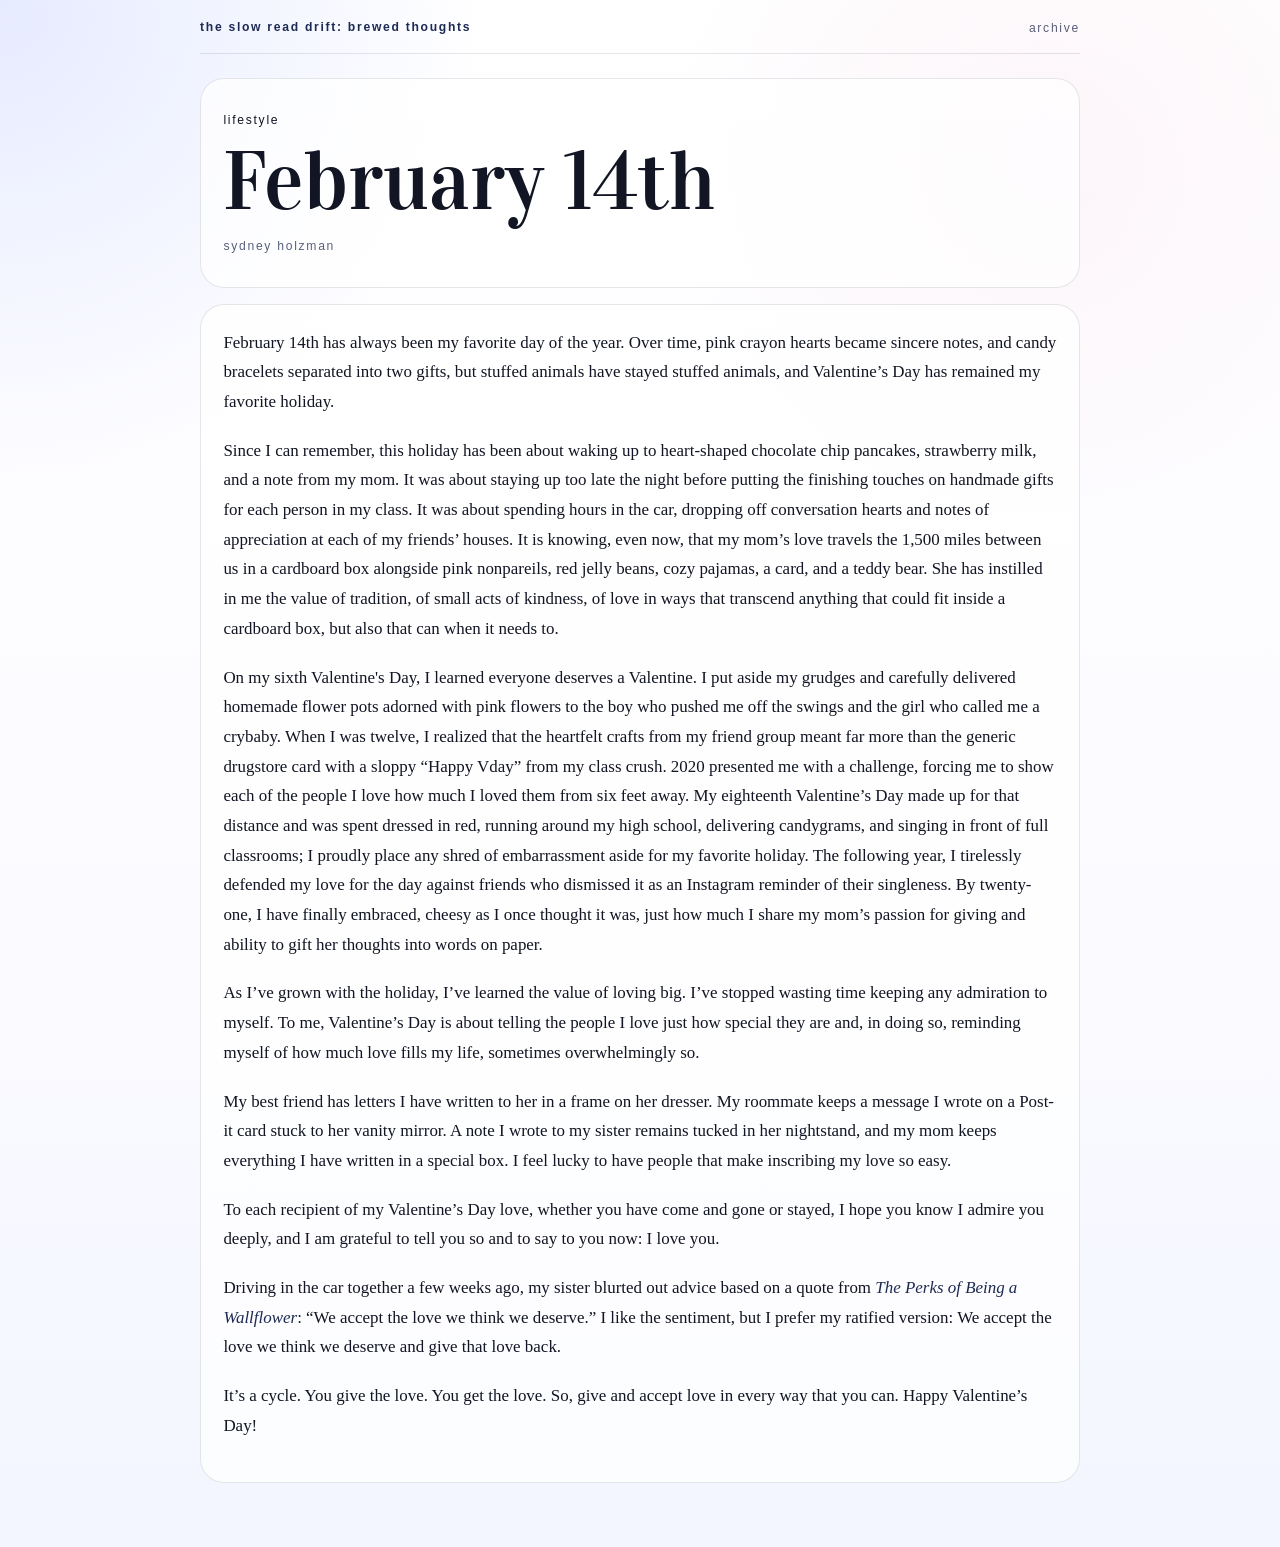
<file: writing/february-14th.html>
<!DOCTYPE html>
<html lang="en">
  <head>
    <meta charset="UTF-8" />
    <meta name="viewport" content="width=device-width, initial-scale=1.0" />
    <title>February 14th | Sydney Holzman</title>
    <meta
      name="description"
      content="Read 'February 14th' by Sydney Holzman on The Slow Read Drift: Brewed Thoughts."
    />
    <link rel="preconnect" href="https://fonts.googleapis.com" />
    <link rel="preconnect" href="https://fonts.gstatic.com" crossorigin />
    <link
      href="https://fonts.googleapis.com/css2?family=Manrope:wght@400;500;600;700&family=Vidaloka&display=swap"
      rel="stylesheet"
    />
    <link rel="stylesheet" href="../styles.css" />
  </head>
  <body>
    <div class="page-shell reading-shell">
      <nav class="nav">
        <div class="brand">The Slow Read Drift: Brewed Thoughts</div>
        <a class="nav-link" href="../index.html#archive">archive</a>
      </nav>

      <main class="reading-page">
        <header class="reading-header reveal is-visible">
          <p class="eyebrow">Lifestyle</p>
          <h1>February 14th</h1>
          <p class="reading-byline">Sydney Holzman</p>
        </header>

        <article class="reading-body reveal is-visible">
          <p>February 14th has always been my favorite day of the year. Over time, pink crayon hearts became sincere notes, and candy bracelets separated into two gifts, but stuffed animals have stayed stuffed animals, and Valentine’s Day has remained my favorite holiday.</p>

          <p>Since I can remember, this holiday has been about waking up to heart-shaped chocolate chip pancakes, strawberry milk, and a note from my mom. It was about staying up too late the night before putting the finishing touches on handmade gifts for each person in my class. It was about spending hours in the car, dropping off conversation hearts and notes of appreciation at each of my friends’ houses. It is knowing, even now, that my mom’s love travels the 1,500 miles between us in a cardboard box alongside pink nonpareils, red jelly beans, cozy pajamas, a card, and a teddy bear. She has instilled in me the value of tradition, of small acts of kindness, of love in ways that transcend anything that could fit inside a cardboard box, but also that can when it needs to.</p>

          <p>On my sixth Valentine's Day, I learned everyone deserves a Valentine. I put aside my grudges and carefully delivered homemade flower pots adorned with pink flowers to the boy who pushed me off the swings and the girl who called me a crybaby. When I was twelve, I realized that the heartfelt crafts from my friend group meant far more than the generic drugstore card with a sloppy “Happy Vday” from my class crush. 2020 presented me with a challenge, forcing me to show each of the people I love how much I loved them from six feet away. My eighteenth Valentine’s Day made up for that distance and was spent dressed in red, running around my high school, delivering candygrams, and singing in front of full classrooms; I proudly place any shred of embarrassment aside for my favorite holiday. The following year, I tirelessly defended my love for the day against friends who dismissed it as an Instagram reminder of their singleness. By twenty-one, I have finally embraced, cheesy as I once thought it was, just how much I share my mom’s passion for giving and ability to gift her thoughts into words on paper.</p>

          <p>As I’ve grown with the holiday, I’ve learned the value of loving big. I’ve stopped wasting time keeping any admiration to myself. To me, Valentine’s Day is about telling the people I love just how special they are and, in doing so, reminding myself of how much love fills my life, sometimes overwhelmingly so.</p>

          <p>My best friend has letters I have written to her in a frame on her dresser. My roommate keeps a message I wrote on a Post-it card stuck to her vanity mirror. A note I wrote to my sister remains tucked in her nightstand, and my mom keeps everything I have written in a special box. I feel lucky to have people that make inscribing my love so easy.</p>

          <p>To each recipient of my Valentine’s Day love, whether you have come and gone or stayed, I hope you know I admire you deeply, and I am grateful to tell you so and to say to you now: I love you.</p>

          <p>Driving in the car together a few weeks ago, my sister blurted out advice based on a quote from <em>The Perks of Being a Wallflower</em>: “We accept the love we think we deserve.” I like the sentiment, but I prefer my ratified version: We accept the love we think we deserve and give that love back.</p>

          <p>It’s a cycle. You give the love. You get the love. So, give and accept love in every way that you can. Happy Valentine’s Day!</p>
        </article>
      </main>
    </div>

    <script src="../script.js"></script>
  </body>
</html>
</file>
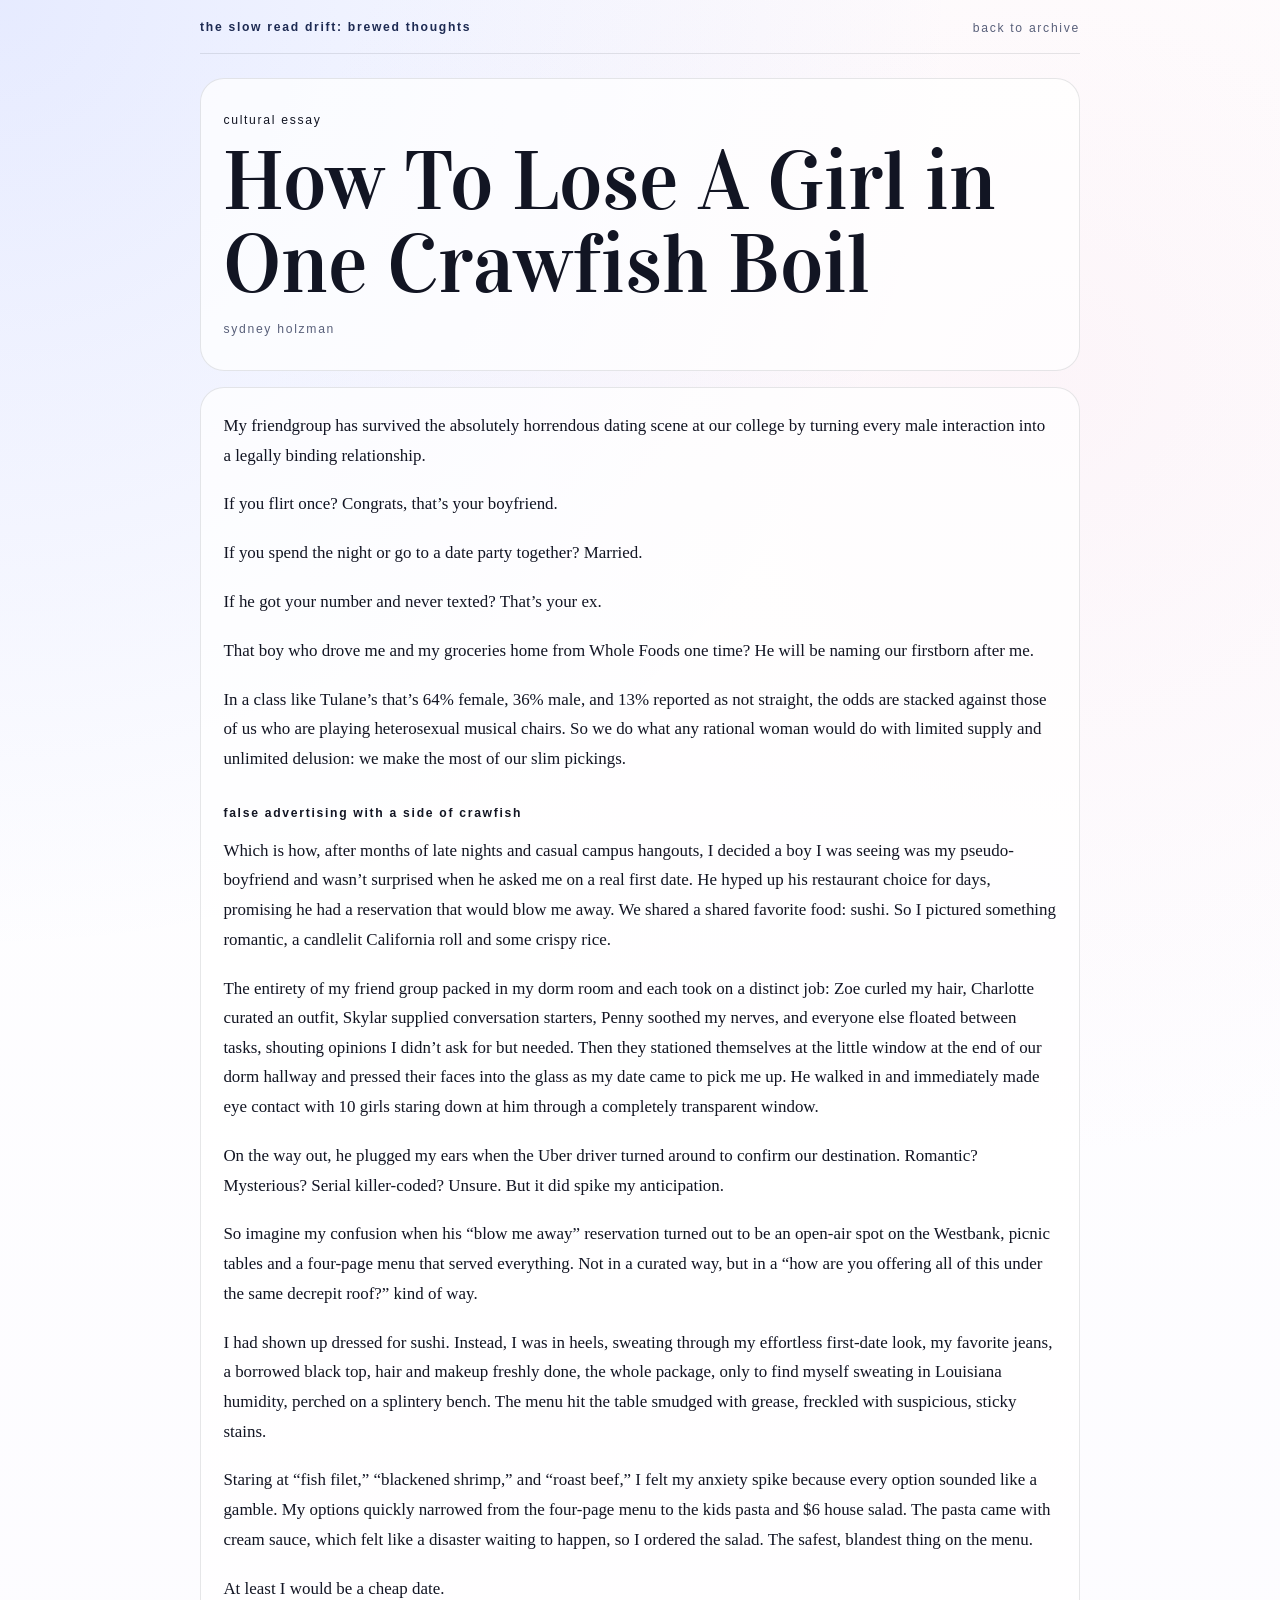
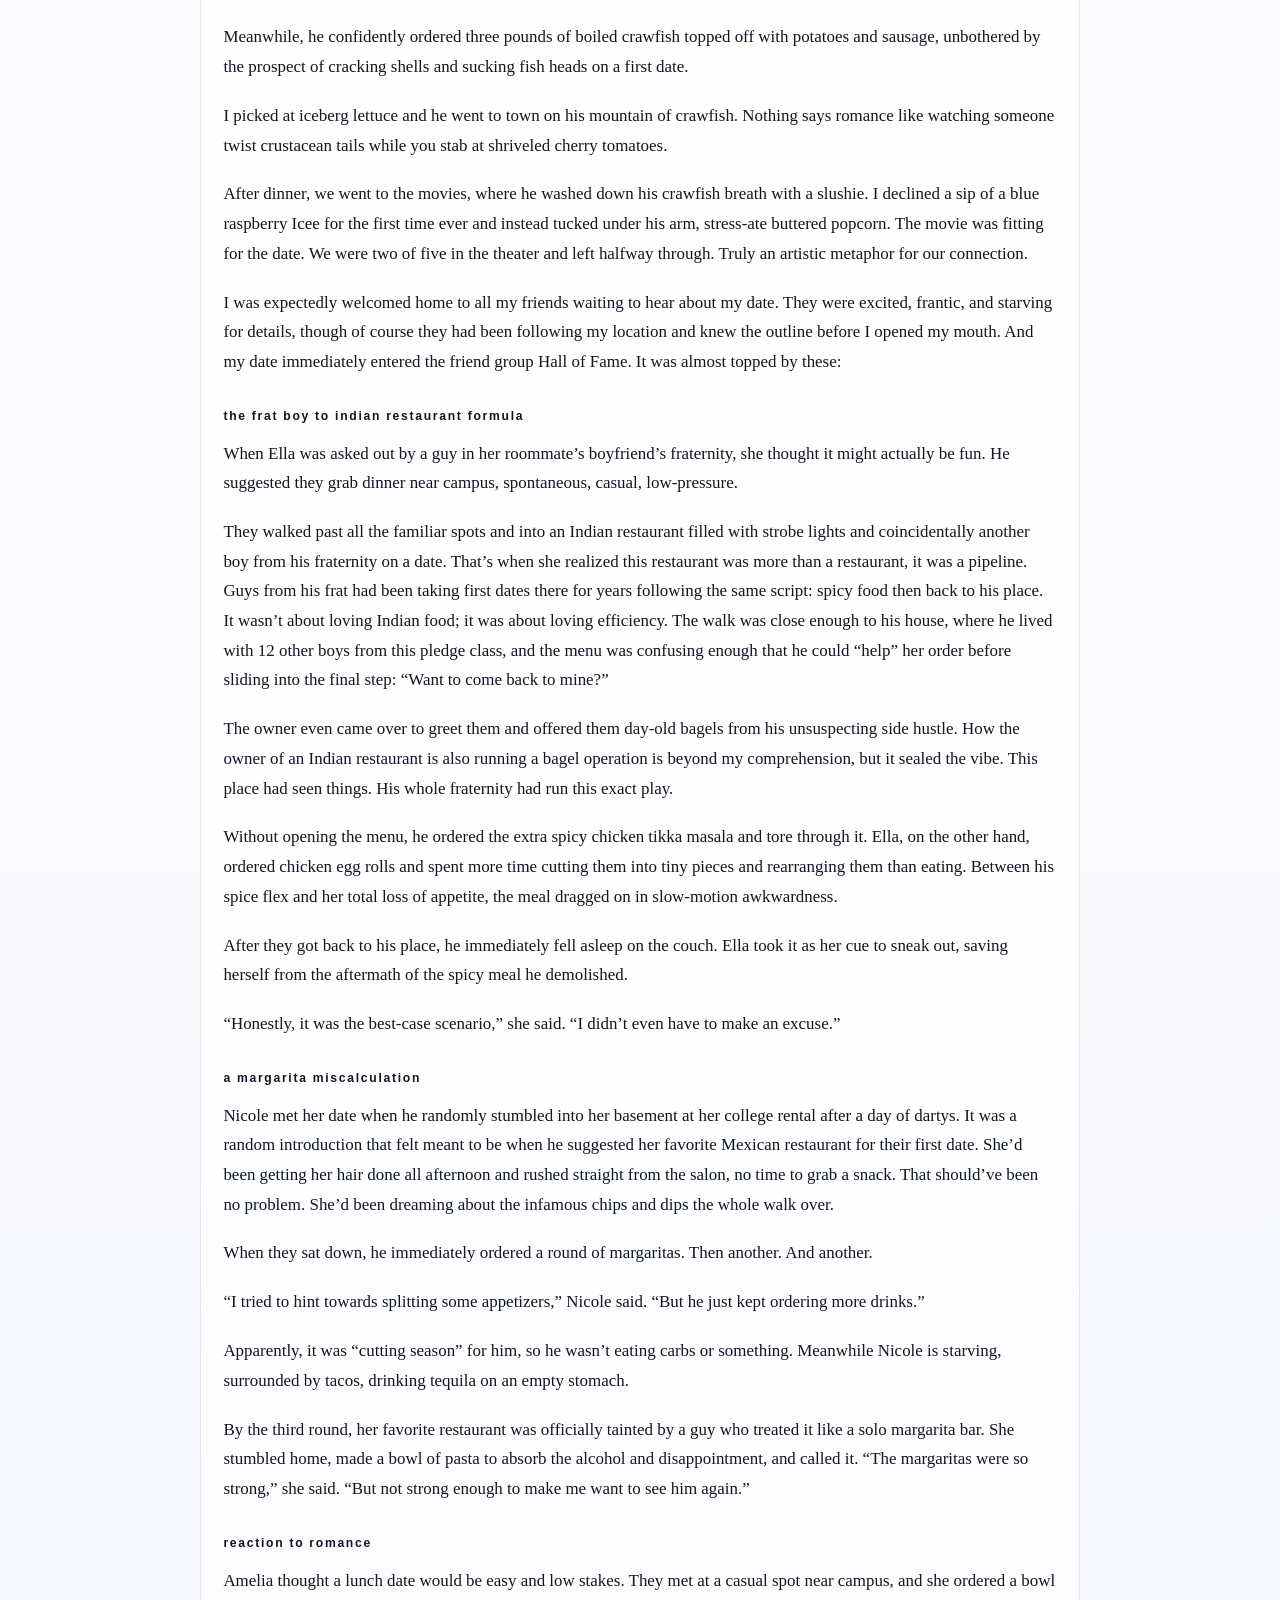
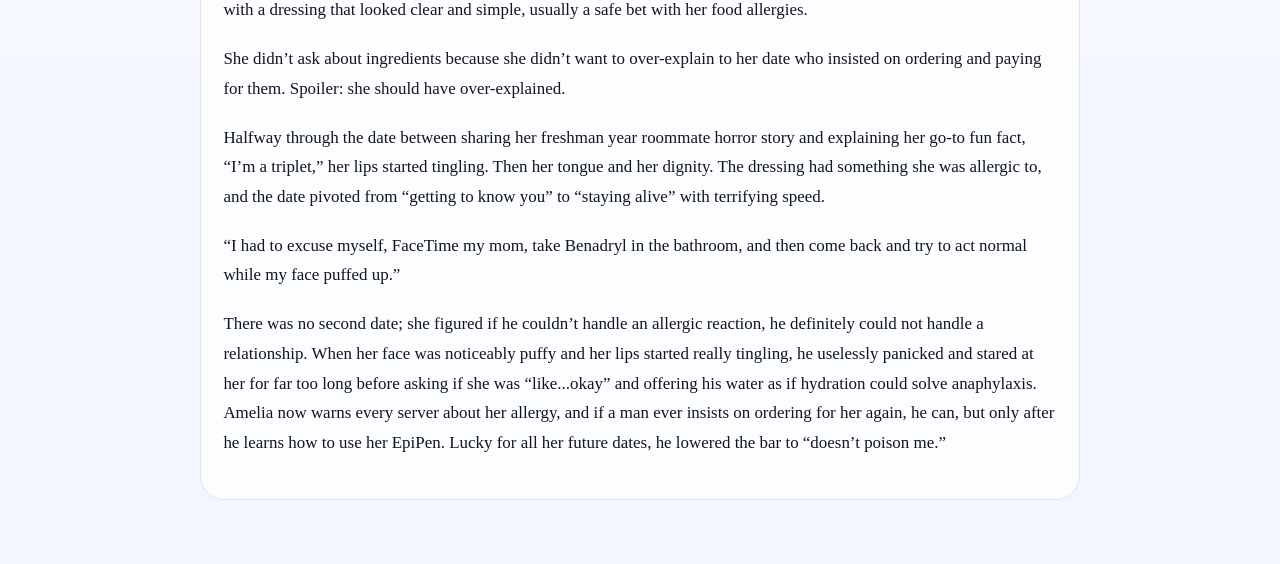
<file: writing/how-to-lose-a-girl-in-one-crawfish-boil.html>
<!DOCTYPE html>
<html lang="en">
  <head>
    <meta charset="UTF-8" />
    <meta name="viewport" content="width=device-width, initial-scale=1.0" />
    <title>How To Lose A Girl in One Crawfish Boil | Sydney Holzman</title>
    <meta
      name="description"
      content="Read 'How To Lose A Girl in One Crawfish Boil' by Sydney Holzman on The Slow Read Drift: Brewed Thoughts."
    />
    <link rel="preconnect" href="https://fonts.googleapis.com" />
    <link rel="preconnect" href="https://fonts.gstatic.com" crossorigin />
    <link
      href="https://fonts.googleapis.com/css2?family=Manrope:wght@400;500;600;700&family=Vidaloka&display=swap"
      rel="stylesheet"
    />
    <link rel="stylesheet" href="../styles.css" />
  </head>
  <body>
    <div class="page-shell reading-shell">
      <nav class="nav">
        <div class="brand">The Slow Read Drift: Brewed Thoughts</div>
        <a class="nav-link" href="../index.html#archive">Back to archive</a>
      </nav>

      <main class="reading-page">
        <header class="reading-header reveal is-visible">
          <p class="eyebrow">Cultural Essay</p>
          <h1>How To Lose A Girl in One Crawfish Boil</h1>
          <p class="reading-byline">Sydney Holzman</p>
        </header>

        <article class="reading-body reveal is-visible">
          <p>My friendgroup has survived the absolutely horrendous dating scene at our college by turning every male interaction into a legally binding relationship.</p>

          <p>If you flirt once? Congrats, that’s your boyfriend.</p>
          <p>If you spend the night or go to a date party together? Married.</p>
          <p>If he got your number and never texted? That’s your ex.</p>
          <p>That boy who drove me and my groceries home from Whole Foods one time? He will be naming our firstborn after me.</p>

          <p>In a class like Tulane’s that’s 64% female, 36% male, and 13% reported as not straight, the odds are stacked against those of us who are playing heterosexual musical chairs. So we do what any rational woman would do with limited supply and unlimited delusion: we make the most of our slim pickings.</p>

          <h2>False Advertising with a Side of Crawfish</h2>

          <p>Which is how, after months of late nights and casual campus hangouts, I decided a boy I was seeing was my pseudo-boyfriend and wasn’t surprised when he asked me on a real first date. He hyped up his restaurant choice for days, promising he had a reservation that would blow me away. We shared a shared favorite food: sushi. So I pictured something romantic, a candlelit California roll and some crispy rice.</p>

          <p>The entirety of my friend group packed in my dorm room and each took on a distinct job: Zoe curled my hair, Charlotte curated an outfit, Skylar supplied conversation starters, Penny soothed my nerves, and everyone else floated between tasks, shouting opinions I didn’t ask for but needed. Then they stationed themselves at the little window at the end of our dorm hallway and pressed their faces into the glass as my date came to pick me up. He walked in and immediately made eye contact with 10 girls staring down at him through a completely transparent window.</p>

          <p>On the way out, he plugged my ears when the Uber driver turned around to confirm our destination. Romantic? Mysterious? Serial killer-coded? Unsure. But it did spike my anticipation.</p>

          <p>So imagine my confusion when his “blow me away” reservation turned out to be an open-air spot on the Westbank, picnic tables and a four-page menu that served everything. Not in a curated way, but in a “how are you offering all of this under the same decrepit roof?” kind of way.</p>

          <p>I had shown up dressed for sushi. Instead, I was in heels, sweating through my effortless first-date look, my favorite jeans, a borrowed black top, hair and makeup freshly done, the whole package, only to find myself sweating in Louisiana humidity, perched on a splintery bench. The menu hit the table smudged with grease, freckled with suspicious, sticky stains.</p>

          <p>Staring at “fish filet,” “blackened shrimp,” and “roast beef,” I felt my anxiety spike because every option sounded like a gamble. My options quickly narrowed from the four-page menu to the kids pasta and $6 house salad. The pasta came with cream sauce, which felt like a disaster waiting to happen, so I ordered the salad. The safest, blandest thing on the menu.</p>

          <p>At least I would be a cheap date.</p>

          <p>Meanwhile, he confidently ordered three pounds of boiled crawfish topped off with potatoes and sausage, unbothered by the prospect of cracking shells and sucking fish heads on a first date.</p>

          <p>I picked at iceberg lettuce and he went to town on his mountain of crawfish. Nothing says romance like watching someone twist crustacean tails while you stab at shriveled cherry tomatoes.</p>

          <p>After dinner, we went to the movies, where he washed down his crawfish breath with a slushie. I declined a sip of a blue raspberry Icee for the first time ever and instead tucked under his arm, stress-ate buttered popcorn. The movie was fitting for the date. We were two of five in the theater and left halfway through. Truly an artistic metaphor for our connection.</p>

          <p>I was expectedly welcomed home to all my friends waiting to hear about my date. They were excited, frantic, and starving for details, though of course they had been following my location and knew the outline before I opened my mouth. And my date immediately entered the friend group Hall of Fame. It was almost topped by these:</p>

          <h2>The Frat Boy To Indian Restaurant Formula</h2>

          <p>When Ella was asked out by a guy in her roommate’s boyfriend’s fraternity, she thought it might actually be fun. He suggested they grab dinner near campus, spontaneous, casual, low-pressure.</p>

          <p>They walked past all the familiar spots and into an Indian restaurant filled with strobe lights and coincidentally another boy from his fraternity on a date. That’s when she realized this restaurant was more than a restaurant, it was a pipeline. Guys from his frat had been taking first dates there for years following the same script: spicy food then back to his place. It wasn’t about loving Indian food; it was about loving efficiency. The walk was close enough to his house, where he lived with 12 other boys from this pledge class, and the menu was confusing enough that he could “help” her order before sliding into the final step: “Want to come back to mine?”</p>

          <p>The owner even came over to greet them and offered them day-old bagels from his unsuspecting side hustle. How the owner of an Indian restaurant is also running a bagel operation is beyond my comprehension, but it sealed the vibe. This place had seen things. His whole fraternity had run this exact play.</p>

          <p>Without opening the menu, he ordered the extra spicy chicken tikka masala and tore through it. Ella, on the other hand, ordered chicken egg rolls and spent more time cutting them into tiny pieces and rearranging them than eating. Between his spice flex and her total loss of appetite, the meal dragged on in slow-motion awkwardness.</p>

          <p>After they got back to his place, he immediately fell asleep on the couch. Ella took it as her cue to sneak out, saving herself from the aftermath of the spicy meal he demolished.</p>

          <p>“Honestly, it was the best-case scenario,” she said. “I didn’t even have to make an excuse.”</p>

          <h2>A Margarita Miscalculation</h2>

          <p>Nicole met her date when he randomly stumbled into her basement at her college rental after a day of dartys. It was a random introduction that felt meant to be when he suggested her favorite Mexican restaurant for their first date. She’d been getting her hair done all afternoon and rushed straight from the salon, no time to grab a snack. That should’ve been no problem. She’d been dreaming about the infamous chips and dips the whole walk over.</p>

          <p>When they sat down, he immediately ordered a round of margaritas. Then another. And another.</p>

          <p>“I tried to hint towards splitting some appetizers,” Nicole said. “But he just kept ordering more drinks.”</p>

          <p>Apparently, it was “cutting season” for him, so he wasn’t eating carbs or something. Meanwhile Nicole is starving, surrounded by tacos, drinking tequila on an empty stomach.</p>

          <p>By the third round, her favorite restaurant was officially tainted by a guy who treated it like a solo margarita bar. She stumbled home, made a bowl of pasta to absorb the alcohol and disappointment, and called it. “The margaritas were so strong,” she said. “But not strong enough to make me want to see him again.”</p>

          <h2>Reaction To Romance</h2>

          <p>Amelia thought a lunch date would be easy and low stakes. They met at a casual spot near campus, and she ordered a bowl with a dressing that looked clear and simple, usually a safe bet with her food allergies.</p>

          <p>She didn’t ask about ingredients because she didn’t want to over-explain to her date who insisted on ordering and paying for them. Spoiler: she should have over-explained.</p>

          <p>Halfway through the date between sharing her freshman year roommate horror story and explaining her go-to fun fact, “I’m a triplet,” her lips started tingling. Then her tongue and her dignity. The dressing had something she was allergic to, and the date pivoted from “getting to know you” to “staying alive” with terrifying speed.</p>

          <p>“I had to excuse myself, FaceTime my mom, take Benadryl in the bathroom, and then come back and try to act normal while my face puffed up.”</p>

          <p>There was no second date; she figured if he couldn’t handle an allergic reaction, he definitely could not handle a relationship. When her face was noticeably puffy and her lips started really tingling, he uselessly panicked and stared at her for far too long before asking if she was “like...okay” and offering his water as if hydration could solve anaphylaxis. Amelia now warns every server about her allergy, and if a man ever insists on ordering for her again, he can, but only after he learns how to use her EpiPen. Lucky for all her future dates, he lowered the bar to “doesn’t poison me.”</p>
        </article>
      </main>
    </div>

    <script src="../script.js"></script>
  </body>
</html>
</file>
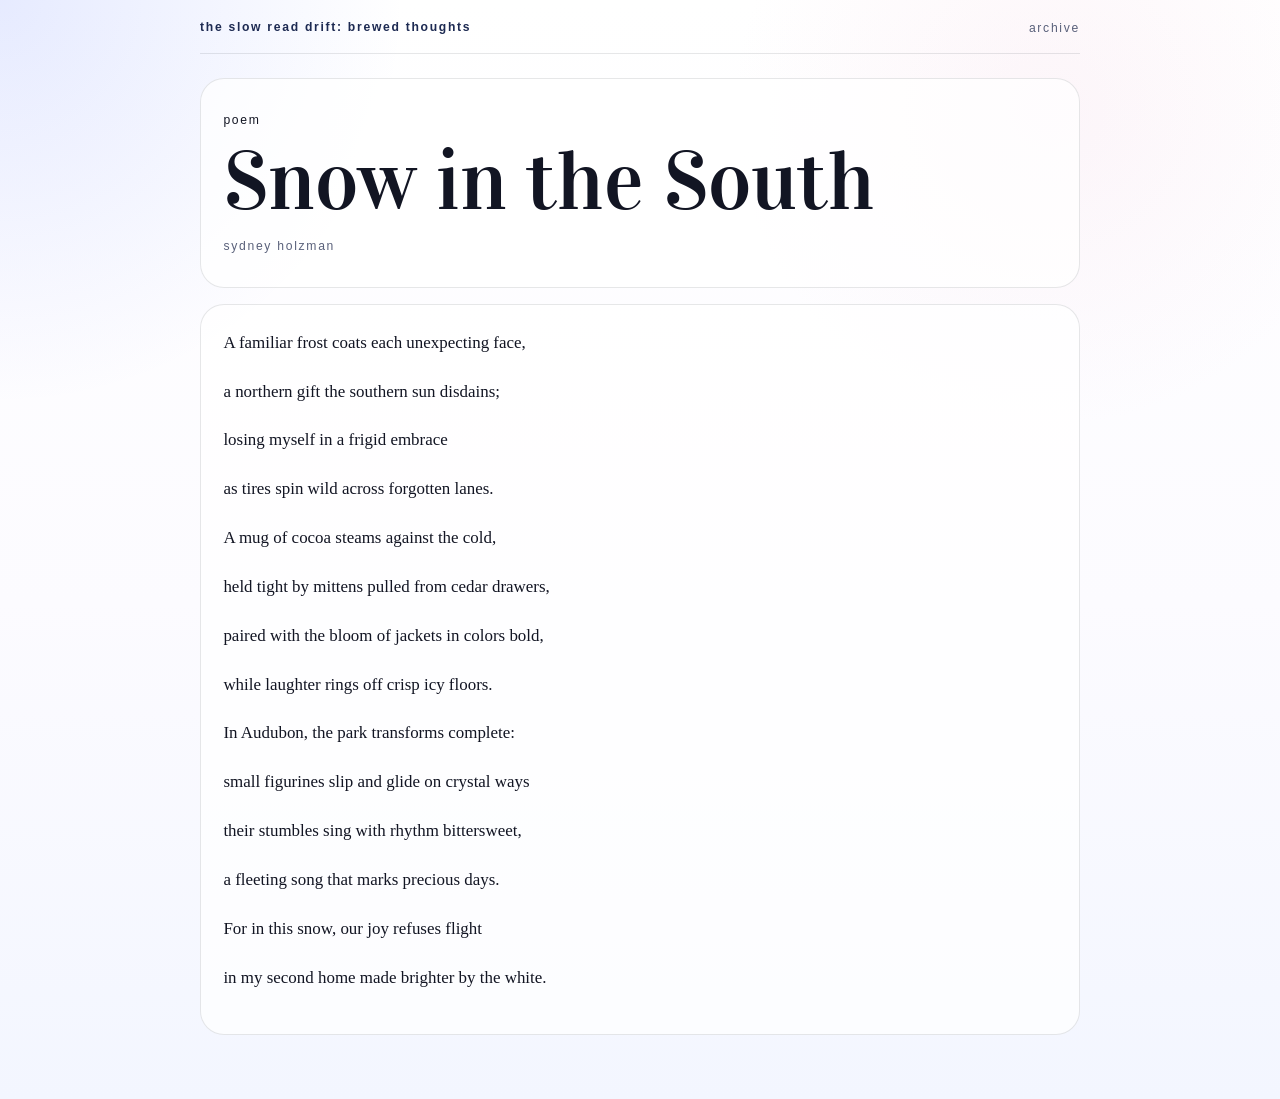
<file: writing/snow-in-the-south.html>
<!DOCTYPE html>
<html lang="en">
  <head>
    <meta charset="UTF-8" />
    <meta name="viewport" content="width=device-width, initial-scale=1.0" />
    <title>Snow in the South | Sydney Holzman</title>
    <meta
      name="description"
      content="Read 'Snow in the South' by Sydney Holzman on The Slow Read Drift: Brewed Thoughts."
    />
    <link rel="preconnect" href="https://fonts.googleapis.com" />
    <link rel="preconnect" href="https://fonts.gstatic.com" crossorigin />
    <link
      href="https://fonts.googleapis.com/css2?family=Manrope:wght@400;500;600;700&family=Vidaloka&display=swap"
      rel="stylesheet"
    />
    <link rel="stylesheet" href="../styles.css" />
  </head>
  <body>
    <div class="page-shell reading-shell">
      <nav class="nav">
        <div class="brand">The Slow Read Drift: Brewed Thoughts</div>
        <a class="nav-link" href="../index.html#archive">archive</a>
      </nav>

      <main class="reading-page">
        <header class="reading-header reveal is-visible">
          <p class="eyebrow">Poem</p>
          <h1>Snow in the South</h1>
          <p class="reading-byline">Sydney Holzman</p>
        </header>

        <article class="reading-body reveal is-visible">
          <p>A familiar frost coats each unexpecting face,</p>
          <p>a northern gift the southern sun disdains;</p>
          <p>losing myself in a frigid embrace</p>
          <p>as tires spin wild across forgotten lanes.</p>

          <p>A mug of cocoa steams against the cold,</p>
          <p>held tight by mittens pulled from cedar drawers,</p>
          <p>paired with the bloom of jackets in colors bold,</p>
          <p>while laughter rings off crisp icy floors.</p>

          <p>In Audubon, the park transforms complete:</p>
          <p>small figurines slip and glide on crystal ways</p>
          <p>their stumbles sing with rhythm bittersweet,</p>
          <p>a fleeting song that marks precious days.</p>

          <p>For in this snow, our joy refuses flight</p>
          <p>in my second home made brighter by the white.</p>
        </article>
      </main>
    </div>

    <script src="../script.js"></script>
  </body>
</html>
</file>
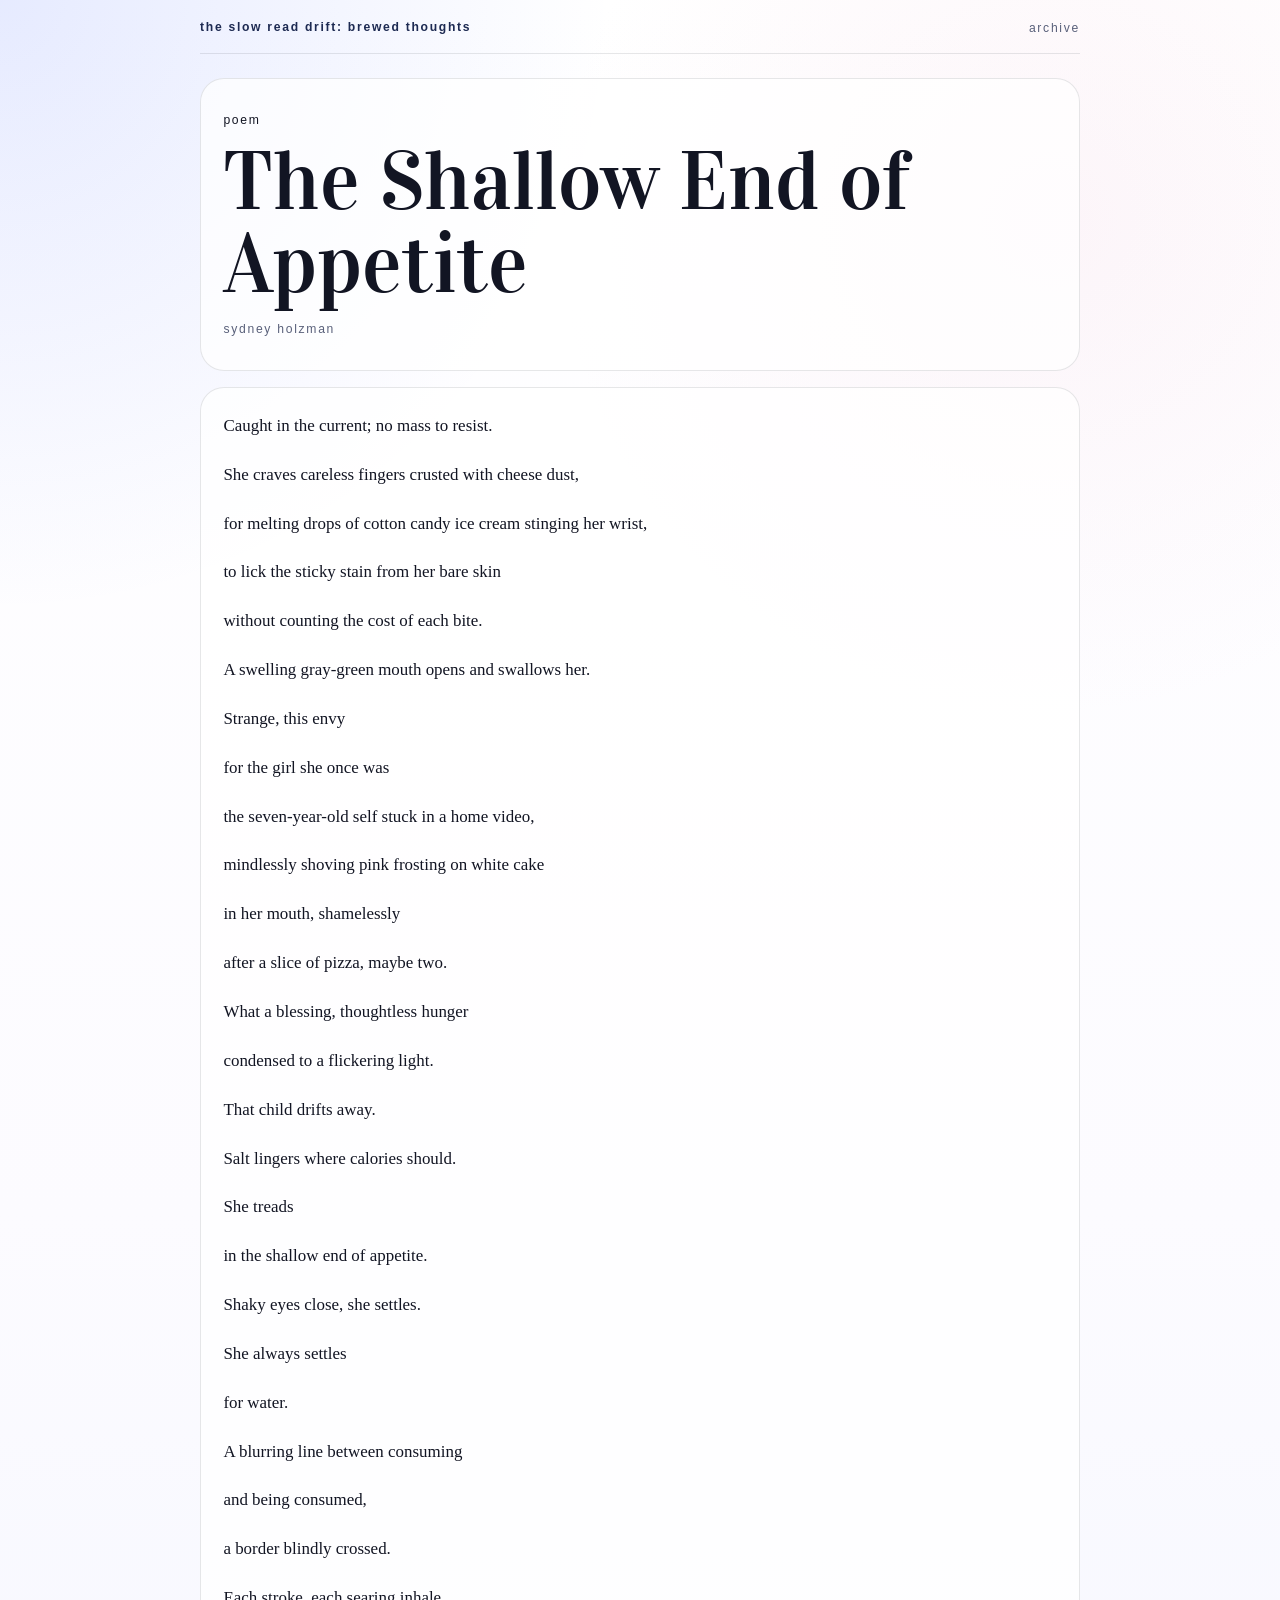
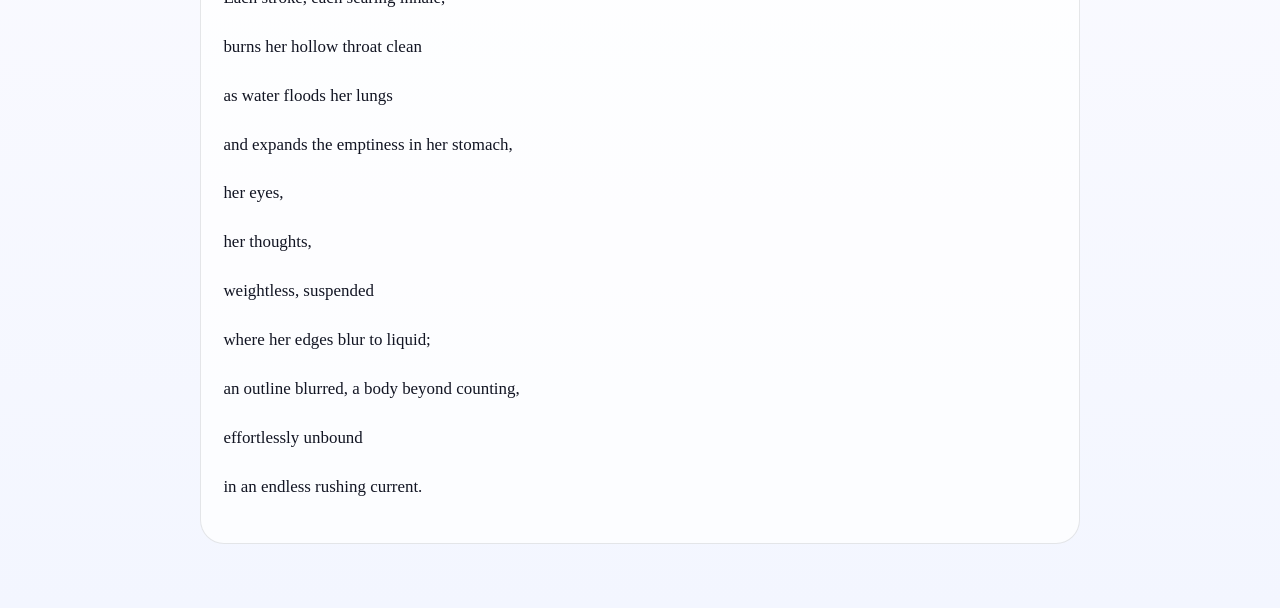
<file: writing/the-shallow-end-of-appetite.html>
<!DOCTYPE html>
<html lang="en">
  <head>
    <meta charset="UTF-8" />
    <meta name="viewport" content="width=device-width, initial-scale=1.0" />
    <title>The Shallow End of Appetite | Sydney Holzman</title>
    <meta
      name="description"
      content="Read 'The Shallow End of Appetite' by Sydney Holzman on The Slow Read Drift: Brewed Thoughts."
    />
    <link rel="preconnect" href="https://fonts.googleapis.com" />
    <link rel="preconnect" href="https://fonts.gstatic.com" crossorigin />
    <link
      href="https://fonts.googleapis.com/css2?family=Manrope:wght@400;500;600;700&family=Vidaloka&display=swap"
      rel="stylesheet"
    />
    <link rel="stylesheet" href="../styles.css" />
  </head>
  <body>
    <div class="page-shell reading-shell">
      <nav class="nav">
        <div class="brand">The Slow Read Drift: Brewed Thoughts</div>
        <a class="nav-link" href="../index.html#archive">archive</a>
      </nav>

      <main class="reading-page">
        <header class="reading-header reveal is-visible">
          <p class="eyebrow">Poem</p>
          <h1>The Shallow End of Appetite</h1>
          <p class="reading-byline">Sydney Holzman</p>
        </header>

        <article class="reading-body reveal is-visible">
          <p>Caught in the current; no mass to resist.</p>
          <p>She craves careless fingers crusted with cheese dust,</p>
          <p>for melting drops of cotton candy ice cream stinging her wrist,</p>
          <p>to lick the sticky stain from her bare skin</p>
          <p>without counting the cost of each bite.</p>

          <p>A swelling gray-green mouth opens and swallows her.</p>
          <p>Strange, this envy</p>
          <p>for the girl she once was</p>
          <p>the seven-year-old self stuck in a home video,</p>
          <p>mindlessly shoving pink frosting on white cake</p>
          <p>in her mouth, shamelessly</p>
          <p>after a slice of pizza, maybe two.</p>
          <p>What a blessing, thoughtless hunger</p>
          <p>condensed to a flickering light.</p>

          <p>That child drifts away.</p>
          <p>Salt lingers where calories should.</p>
          <p>She treads</p>
          <p>in the shallow end of appetite.</p>
          <p>Shaky eyes close, she settles.</p>
          <p>She always settles</p>
          <p>for water.</p>

          <p>A blurring line between consuming</p>
          <p>and being consumed,</p>
          <p>a border blindly crossed.</p>
          <p>Each stroke, each searing inhale,</p>
          <p>burns her hollow throat clean</p>
          <p>as water floods her lungs</p>
          <p>and expands the emptiness in her stomach,</p>
          <p>her eyes,</p>
          <p>her thoughts,</p>
          <p>weightless, suspended</p>
          <p>where her edges blur to liquid;</p>
          <p>an outline blurred, a body beyond counting,</p>
          <p>effortlessly unbound</p>
          <p>in an endless rushing current.</p>
        </article>
      </main>
    </div>

    <script src="../script.js"></script>
  </body>
</html>
</file>
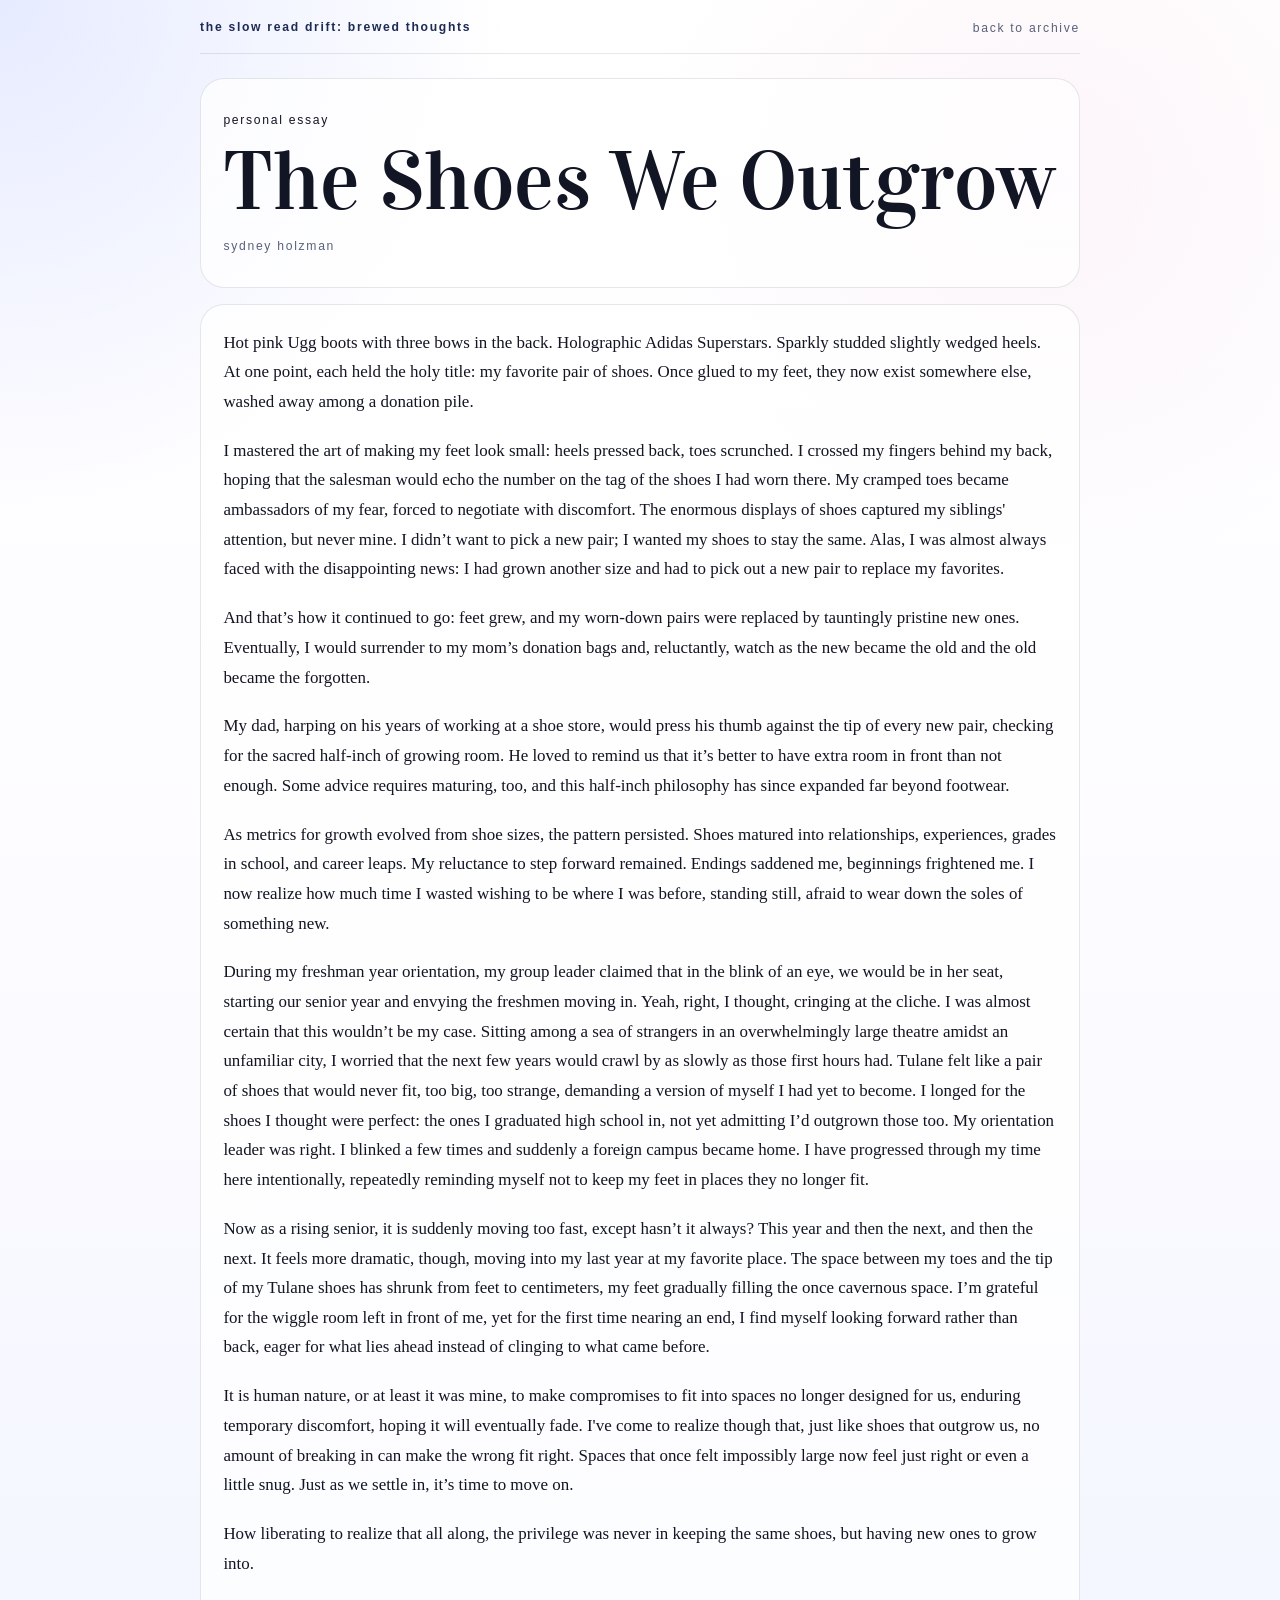
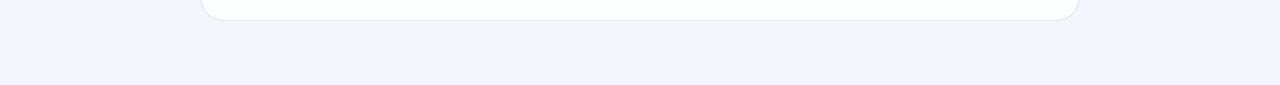
<file: writing/the-shoes-we-outgrow.html>
<!DOCTYPE html>
<html lang="en">
  <head>
    <meta charset="UTF-8" />
    <meta name="viewport" content="width=device-width, initial-scale=1.0" />
    <title>The Shoes We Outgrow | Sydney Holzman</title>
    <meta
      name="description"
      content="Read 'The Shoes We Outgrow' by Sydney Holzman on The Slow Read Drift: Brewed Thoughts."
    />
    <link rel="preconnect" href="https://fonts.googleapis.com" />
    <link rel="preconnect" href="https://fonts.gstatic.com" crossorigin />
    <link
      href="https://fonts.googleapis.com/css2?family=Manrope:wght@400;500;600;700&family=Vidaloka&display=swap"
      rel="stylesheet"
    />
    <link rel="stylesheet" href="../styles.css" />
  </head>
  <body>
    <div class="page-shell reading-shell">
      <nav class="nav">
        <div class="brand">The Slow Read Drift: Brewed Thoughts</div>
        <a class="nav-link" href="../index.html#archive">Back to archive</a>
      </nav>

      <main class="reading-page">
        <header class="reading-header reveal is-visible">
          <p class="eyebrow">Personal Essay</p>
          <h1>The Shoes We Outgrow</h1>
          <p class="reading-byline">Sydney Holzman</p>
        </header>

        <article class="reading-body reveal is-visible">
          <p>Hot pink Ugg boots with three bows in the back. Holographic Adidas Superstars. Sparkly studded slightly wedged heels. At one point, each held the holy title: my favorite pair of shoes. Once glued to my feet, they now exist somewhere else, washed away among a donation pile.</p>

          <p>I mastered the art of making my feet look small: heels pressed back, toes scrunched. I crossed my fingers behind my back, hoping that the salesman would echo the number on the tag of the shoes I had worn there. My cramped toes became ambassadors of my fear, forced to negotiate with discomfort. The enormous displays of shoes captured my siblings' attention, but never mine. I didn’t want to pick a new pair; I wanted my shoes to stay the same. Alas, I was almost always faced with the disappointing news: I had grown another size and had to pick out a new pair to replace my favorites.</p>

          <p>And that’s how it continued to go: feet grew, and my worn-down pairs were replaced by tauntingly pristine new ones. Eventually, I would surrender to my mom’s donation bags and, reluctantly, watch as the new became the old and the old became the forgotten.</p>

          <p>My dad, harping on his years of working at a shoe store, would press his thumb against the tip of every new pair, checking for the sacred half-inch of growing room. He loved to remind us that it’s better to have extra room in front than not enough. Some advice requires maturing, too, and this half-inch philosophy has since expanded far beyond footwear.</p>

          <p>As metrics for growth evolved from shoe sizes, the pattern persisted. Shoes matured into relationships, experiences, grades in school, and career leaps. My reluctance to step forward remained. Endings saddened me, beginnings frightened me. I now realize how much time I wasted wishing to be where I was before, standing still, afraid to wear down the soles of something new.</p>

          <p>During my freshman year orientation, my group leader claimed that in the blink of an eye, we would be in her seat, starting our senior year and envying the freshmen moving in. Yeah, right, I thought, cringing at the cliche. I was almost certain that this wouldn’t be my case. Sitting among a sea of strangers in an overwhelmingly large theatre amidst an unfamiliar city, I worried that the next few years would crawl by as slowly as those first hours had. Tulane felt like a pair of shoes that would never fit, too big, too strange, demanding a version of myself I had yet to become. I longed for the shoes I thought were perfect: the ones I graduated high school in, not yet admitting I’d outgrown those too. My orientation leader was right. I blinked a few times and suddenly a foreign campus became home. I have progressed through my time here intentionally, repeatedly reminding myself not to keep my feet in places they no longer fit.</p>

          <p>Now as a rising senior, it is suddenly moving too fast, except hasn’t it always? This year and then the next, and then the next. It feels more dramatic, though, moving into my last year at my favorite place. The space between my toes and the tip of my Tulane shoes has shrunk from feet to centimeters, my feet gradually filling the once cavernous space. I’m grateful for the wiggle room left in front of me, yet for the first time nearing an end, I find myself looking forward rather than back, eager for what lies ahead instead of clinging to what came before.</p>

          <p>It is human nature, or at least it was mine, to make compromises to fit into spaces no longer designed for us, enduring temporary discomfort, hoping it will eventually fade. I've come to realize though that, just like shoes that outgrow us, no amount of breaking in can make the wrong fit right. Spaces that once felt impossibly large now feel just right or even a little snug. Just as we settle in, it’s time to move on.</p>

          <p>How liberating to realize that all along, the privilege was never in keeping the same shoes, but having new ones to grow into.</p>
        </article>
      </main>
    </div>

    <script src="../script.js"></script>
  </body>
</html>
</file>
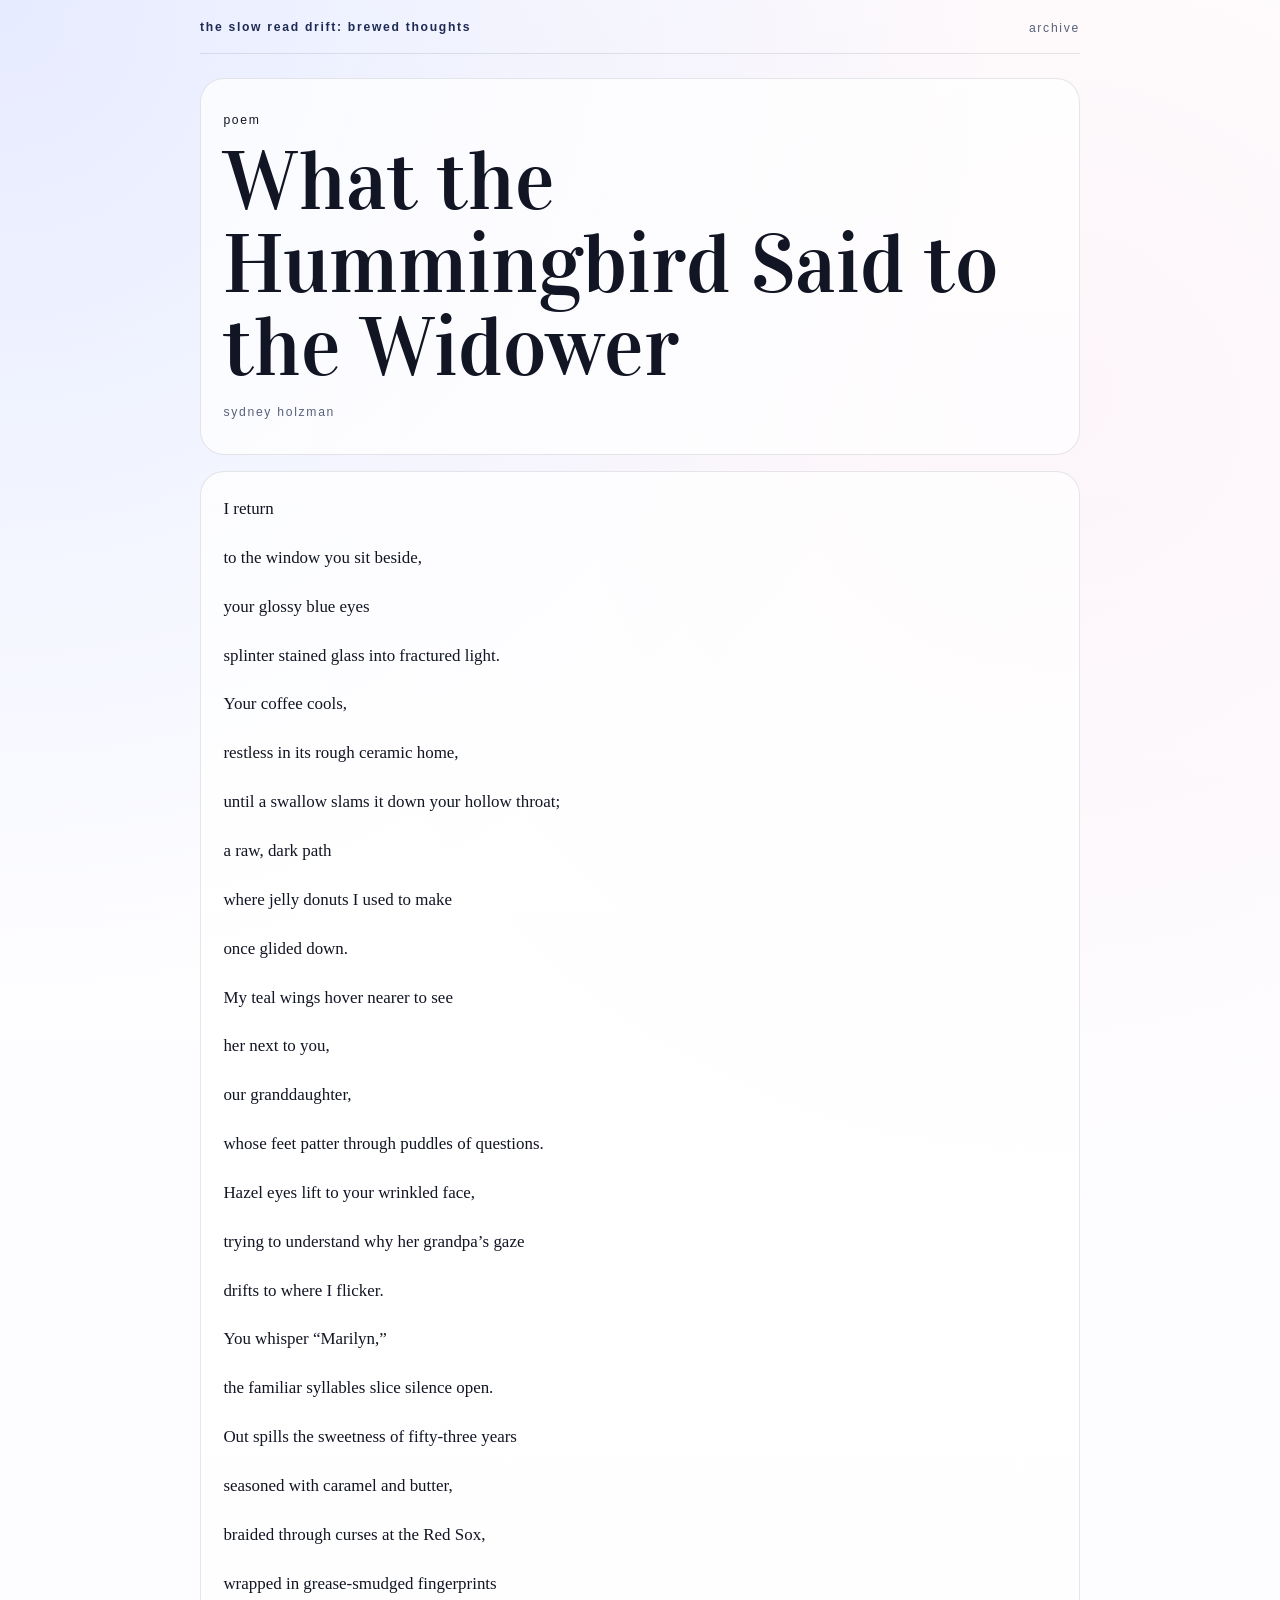
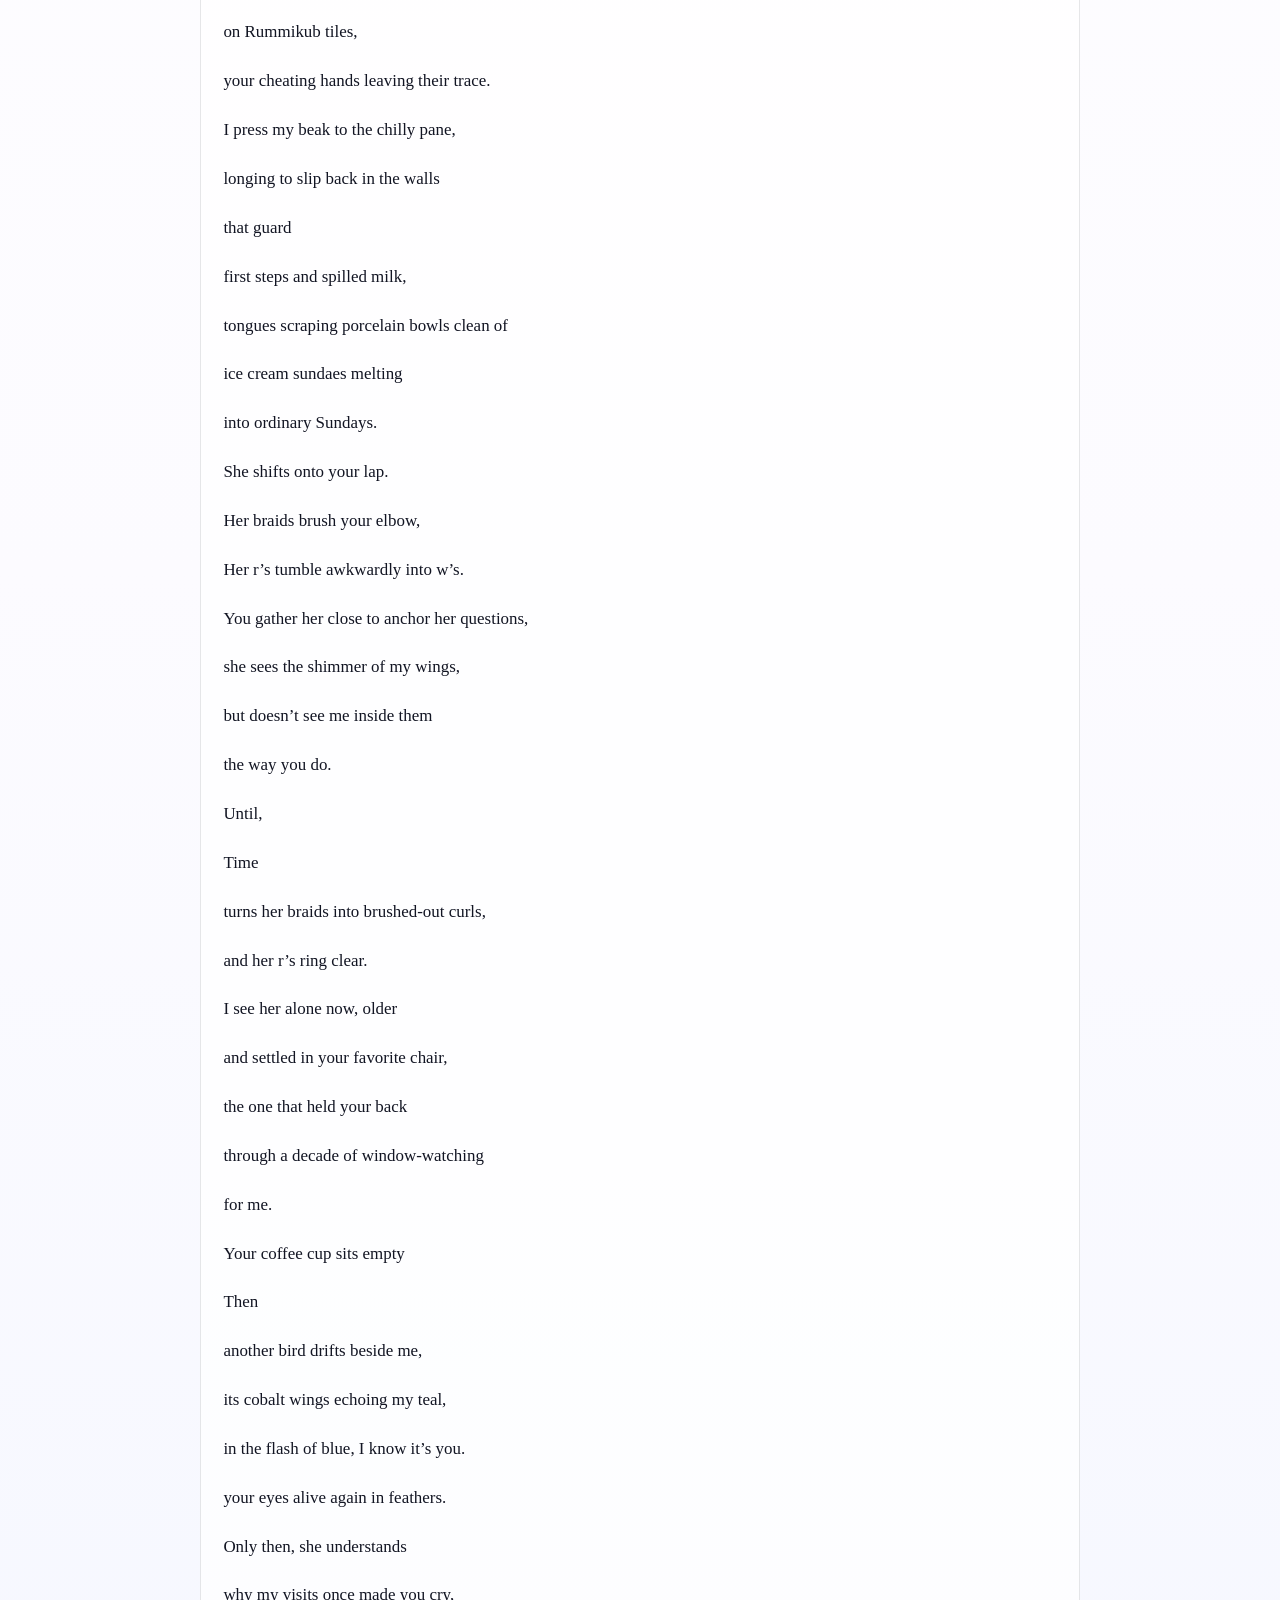
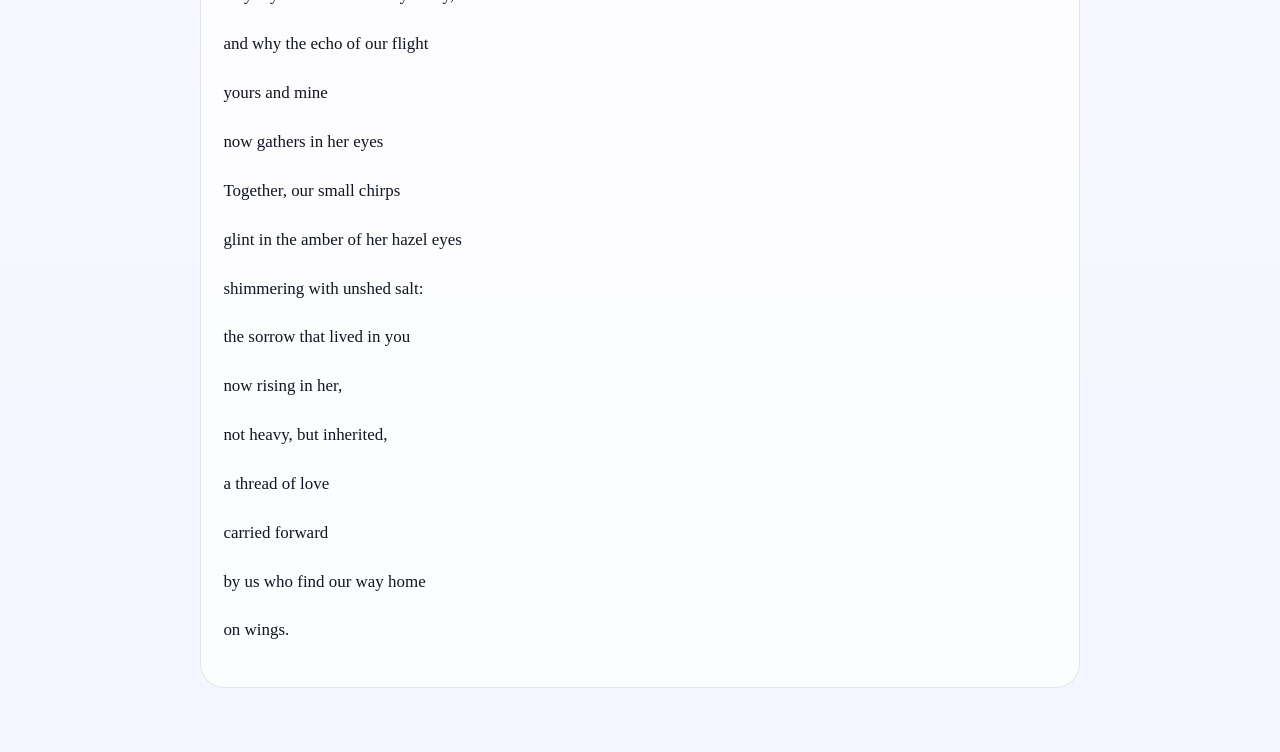
<file: writing/what-the-hummingbird-said-to-the-widower.html>
<!DOCTYPE html>
<html lang="en">
  <head>
    <meta charset="UTF-8" />
    <meta name="viewport" content="width=device-width, initial-scale=1.0" />
    <title>What the Hummingbird Said to the Widower | Sydney Holzman</title>
    <meta
      name="description"
      content="Read 'What the Hummingbird Said to the Widower' by Sydney Holzman on The Slow Read Drift: Brewed Thoughts."
    />
    <link rel="preconnect" href="https://fonts.googleapis.com" />
    <link rel="preconnect" href="https://fonts.gstatic.com" crossorigin />
    <link
      href="https://fonts.googleapis.com/css2?family=Manrope:wght@400;500;600;700&family=Vidaloka&display=swap"
      rel="stylesheet"
    />
    <link rel="stylesheet" href="../styles.css" />
  </head>
  <body>
    <div class="page-shell reading-shell">
      <nav class="nav">
        <div class="brand">The Slow Read Drift: Brewed Thoughts</div>
        <a class="nav-link" href="../index.html#archive">archive</a>
      </nav>

      <main class="reading-page">
        <header class="reading-header reveal is-visible">
          <p class="eyebrow">Poem</p>
          <h1>What the Hummingbird Said to the Widower</h1>
          <p class="reading-byline">Sydney Holzman</p>
        </header>

        <article class="reading-body reveal is-visible">
          <p>I return</p>
          <p>to the window you sit beside,</p>
          <p>your glossy blue eyes</p>
          <p>splinter stained glass into fractured light.</p>

          <p>Your coffee cools,</p>
          <p>restless in its rough ceramic home,</p>
          <p>until a swallow slams it down your hollow throat;</p>
          <p>a raw, dark path</p>
          <p>where jelly donuts I used to make</p>
          <p>once glided down.</p>

          <p>My teal wings hover nearer to see</p>
          <p>her next to you,</p>
          <p>our granddaughter,</p>
          <p>whose feet patter through puddles of questions.</p>
          <p>Hazel eyes lift to your wrinkled face,</p>
          <p>trying to understand why her grandpa’s gaze</p>
          <p>drifts to where I flicker.</p>

          <p>You whisper “Marilyn,”</p>
          <p>the familiar syllables slice silence open.</p>
          <p>Out spills the sweetness of fifty-three years</p>
          <p>seasoned with caramel and butter,</p>
          <p>braided through curses at the Red Sox,</p>
          <p>wrapped in grease-smudged fingerprints</p>
          <p>on Rummikub tiles,</p>
          <p>your cheating hands leaving their trace.</p>

          <p>I press my beak to the chilly pane,</p>
          <p>longing to slip back in the walls</p>
          <p>that guard</p>
          <p>first steps and spilled milk,</p>
          <p>tongues scraping porcelain bowls clean of</p>
          <p>ice cream sundaes melting</p>
          <p>into ordinary Sundays.</p>

          <p>She shifts onto your lap.</p>
          <p>Her braids brush your elbow,</p>
          <p>Her r’s tumble awkwardly into w’s.</p>
          <p>You gather her close to anchor her questions,</p>
          <p>she sees the shimmer of my wings,</p>
          <p>but doesn’t see me inside them</p>
          <p>the way you do.</p>

          <p>Until,</p>

          <p>Time</p>
          <p>turns her braids into brushed-out curls,</p>
          <p>and her r’s ring clear.</p>
          <p>I see her alone now, older</p>
          <p>and settled in your favorite chair,</p>
          <p>the one that held your back</p>
          <p>through a decade of window-watching</p>
          <p>for me.</p>

          <p>Your coffee cup sits empty</p>

          <p>Then</p>
          <p>another bird drifts beside me,</p>
          <p>its cobalt wings echoing my teal,</p>
          <p>in the flash of blue, I know it’s you.</p>
          <p>your eyes alive again in feathers.</p>

          <p>Only then, she understands</p>
          <p>why my visits once made you cry,</p>
          <p>and why the echo of our flight</p>
          <p>yours and mine</p>
          <p>now gathers in her eyes</p>

          <p>Together, our small chirps</p>
          <p>glint in the amber of her hazel eyes</p>
          <p>shimmering with unshed salt:</p>
          <p>the sorrow that lived in you</p>
          <p>now rising in her,</p>
          <p>not heavy, but inherited,</p>
          <p>a thread of love</p>
          <p>carried forward</p>
          <p>by us who find our way home</p>
          <p>on wings.</p>
        </article>
      </main>
    </div>

    <script src="../script.js"></script>
  </body>
</html>
</file>
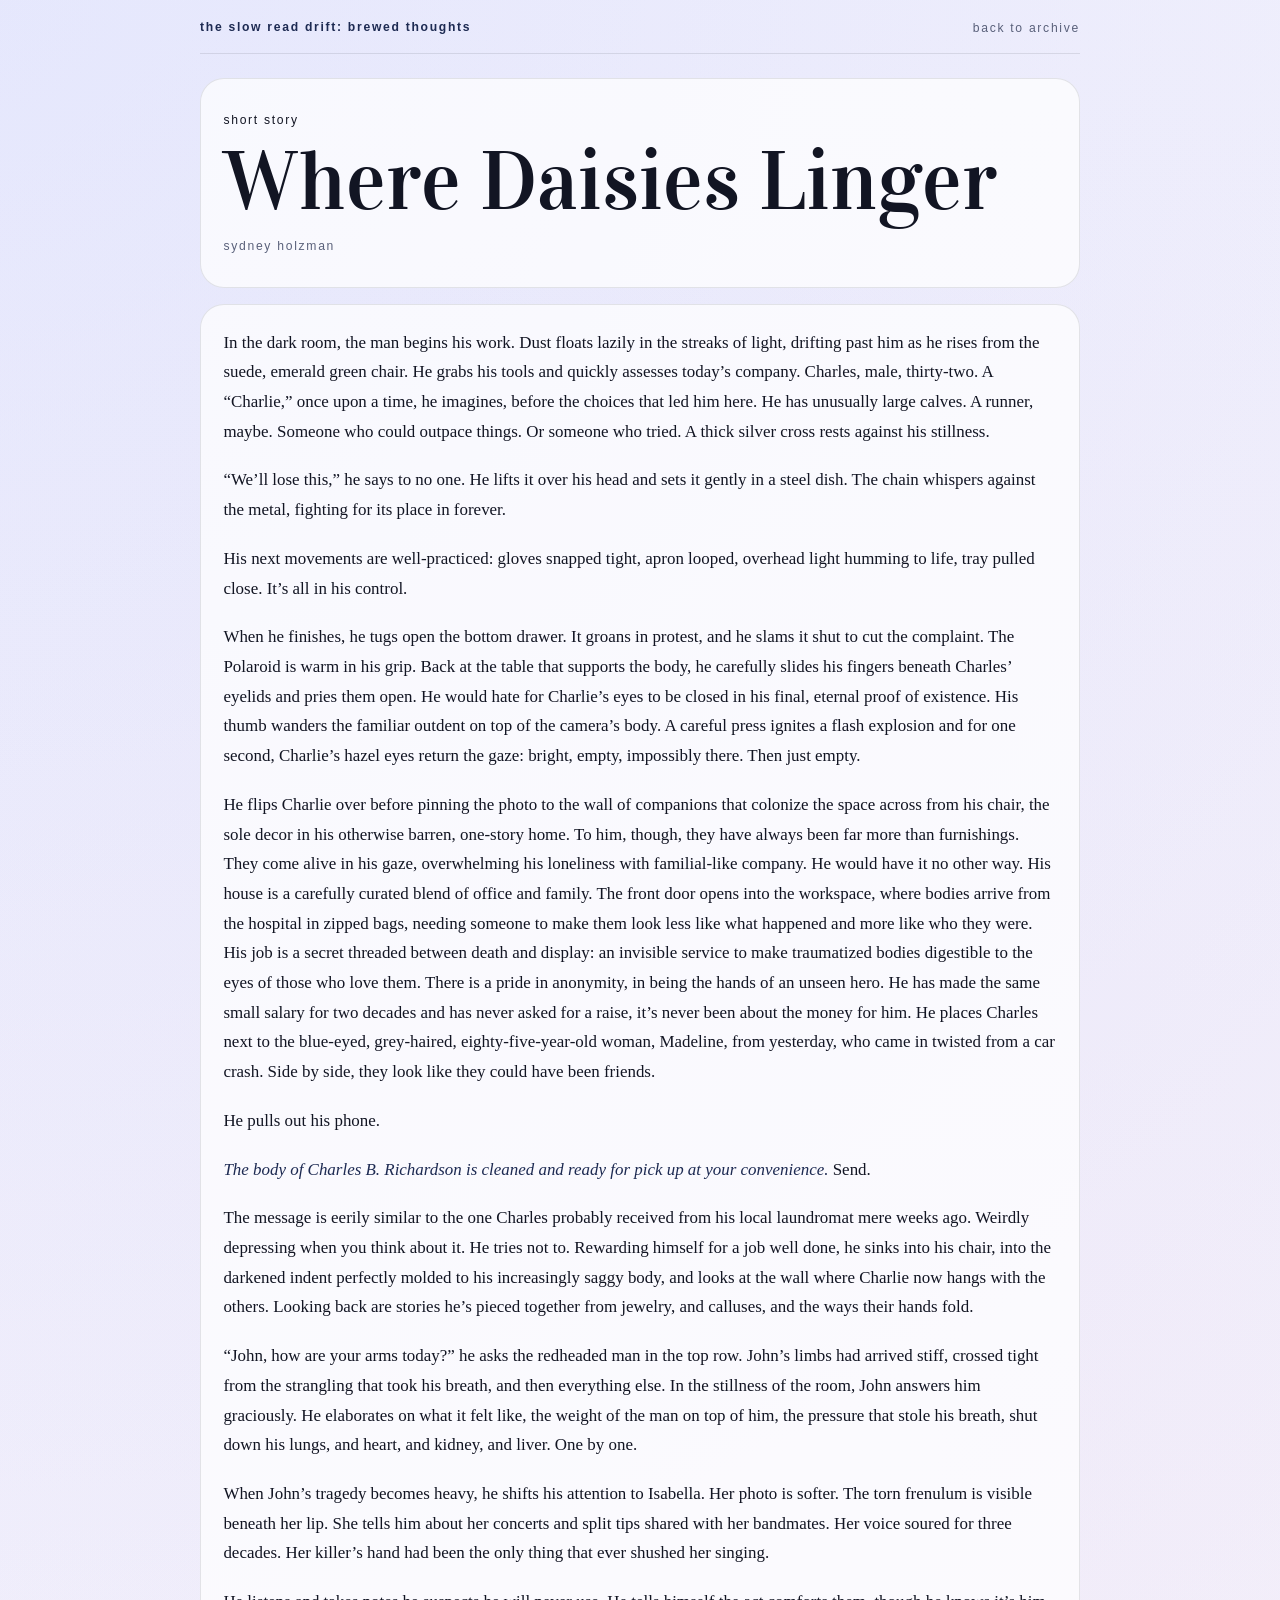
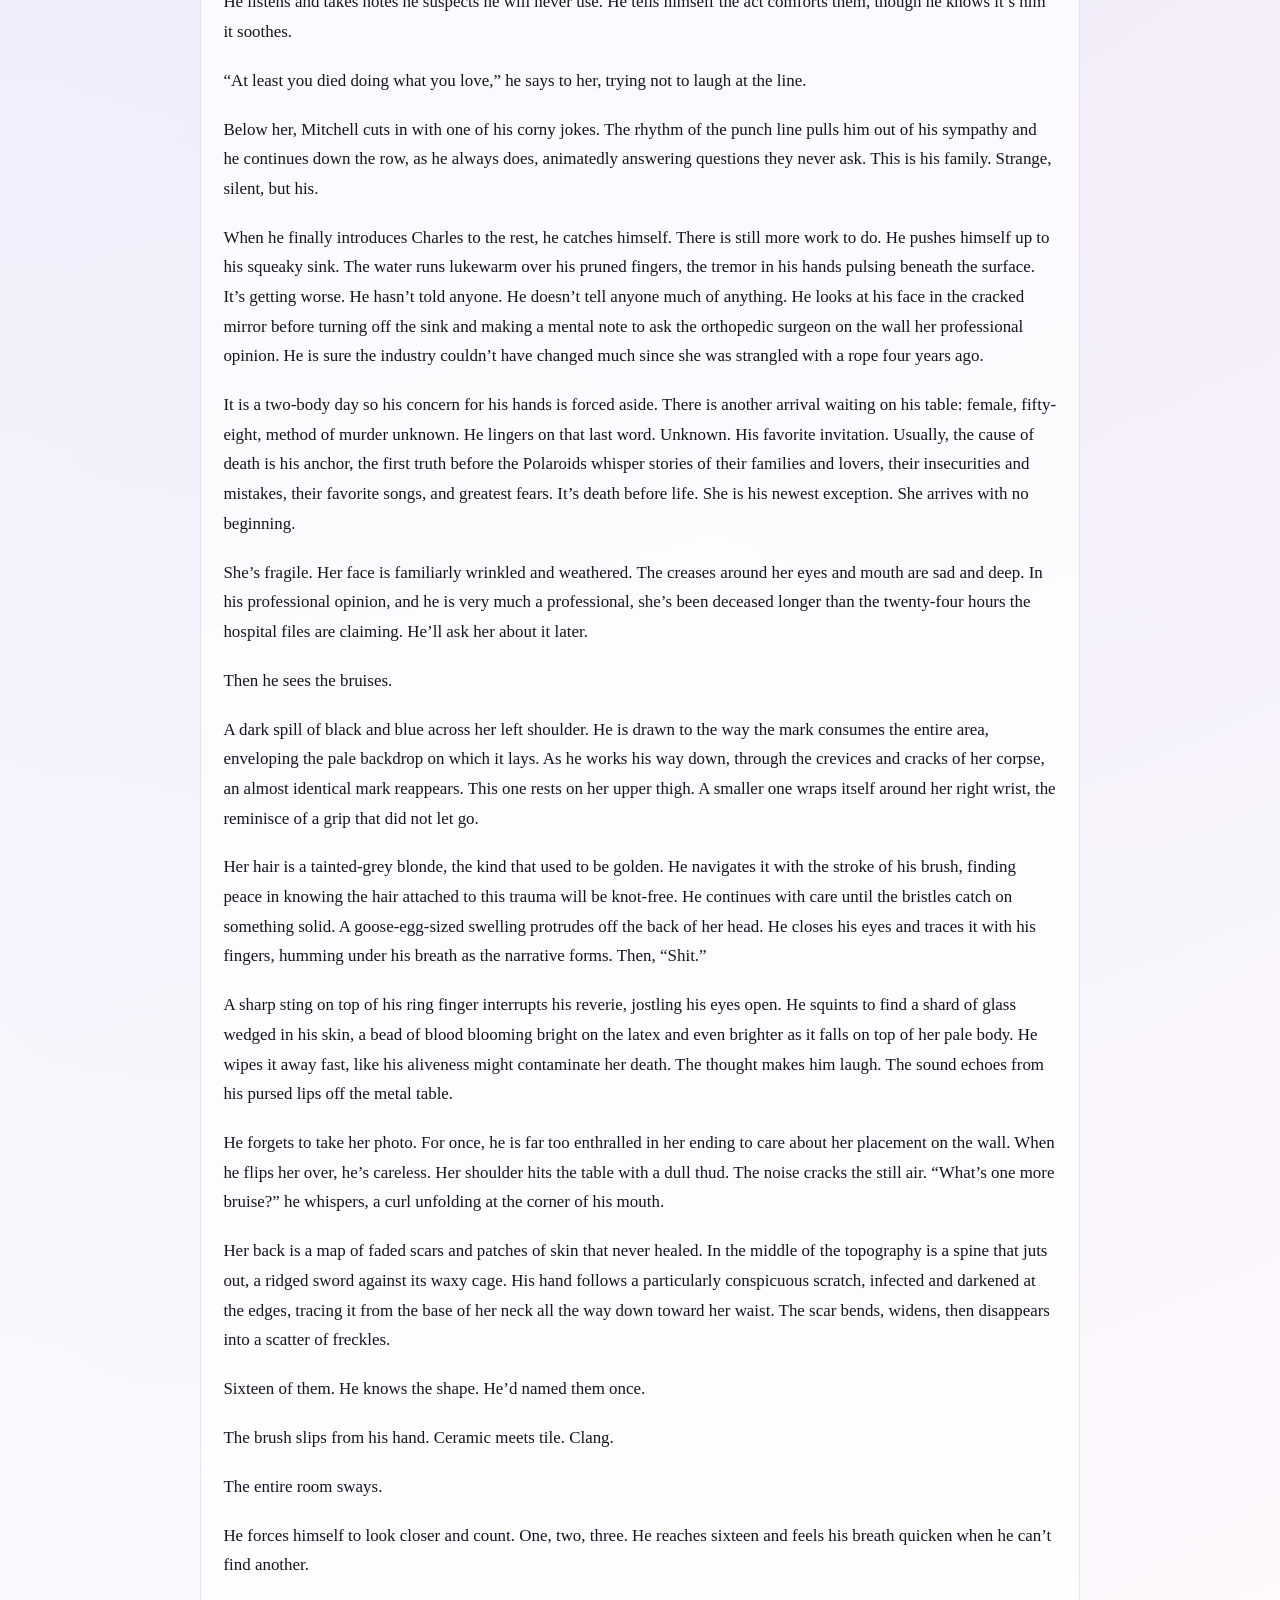
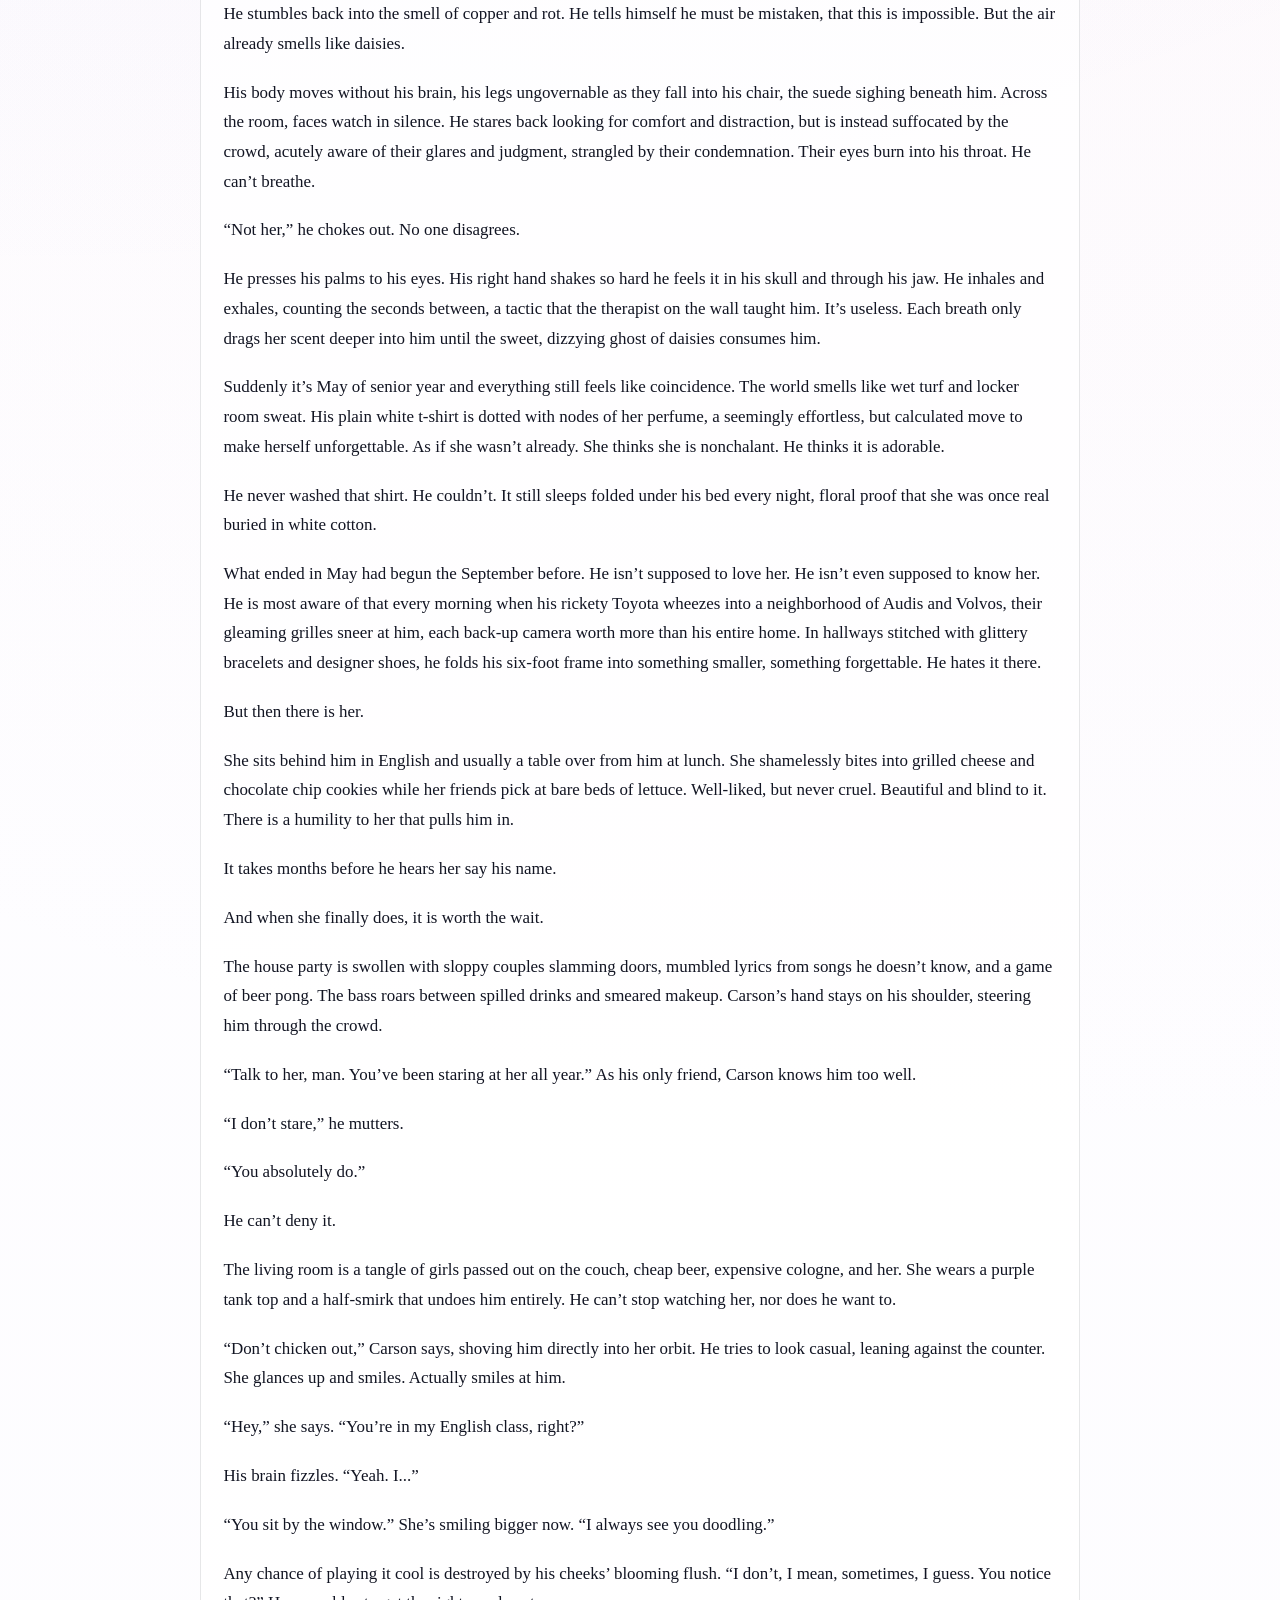
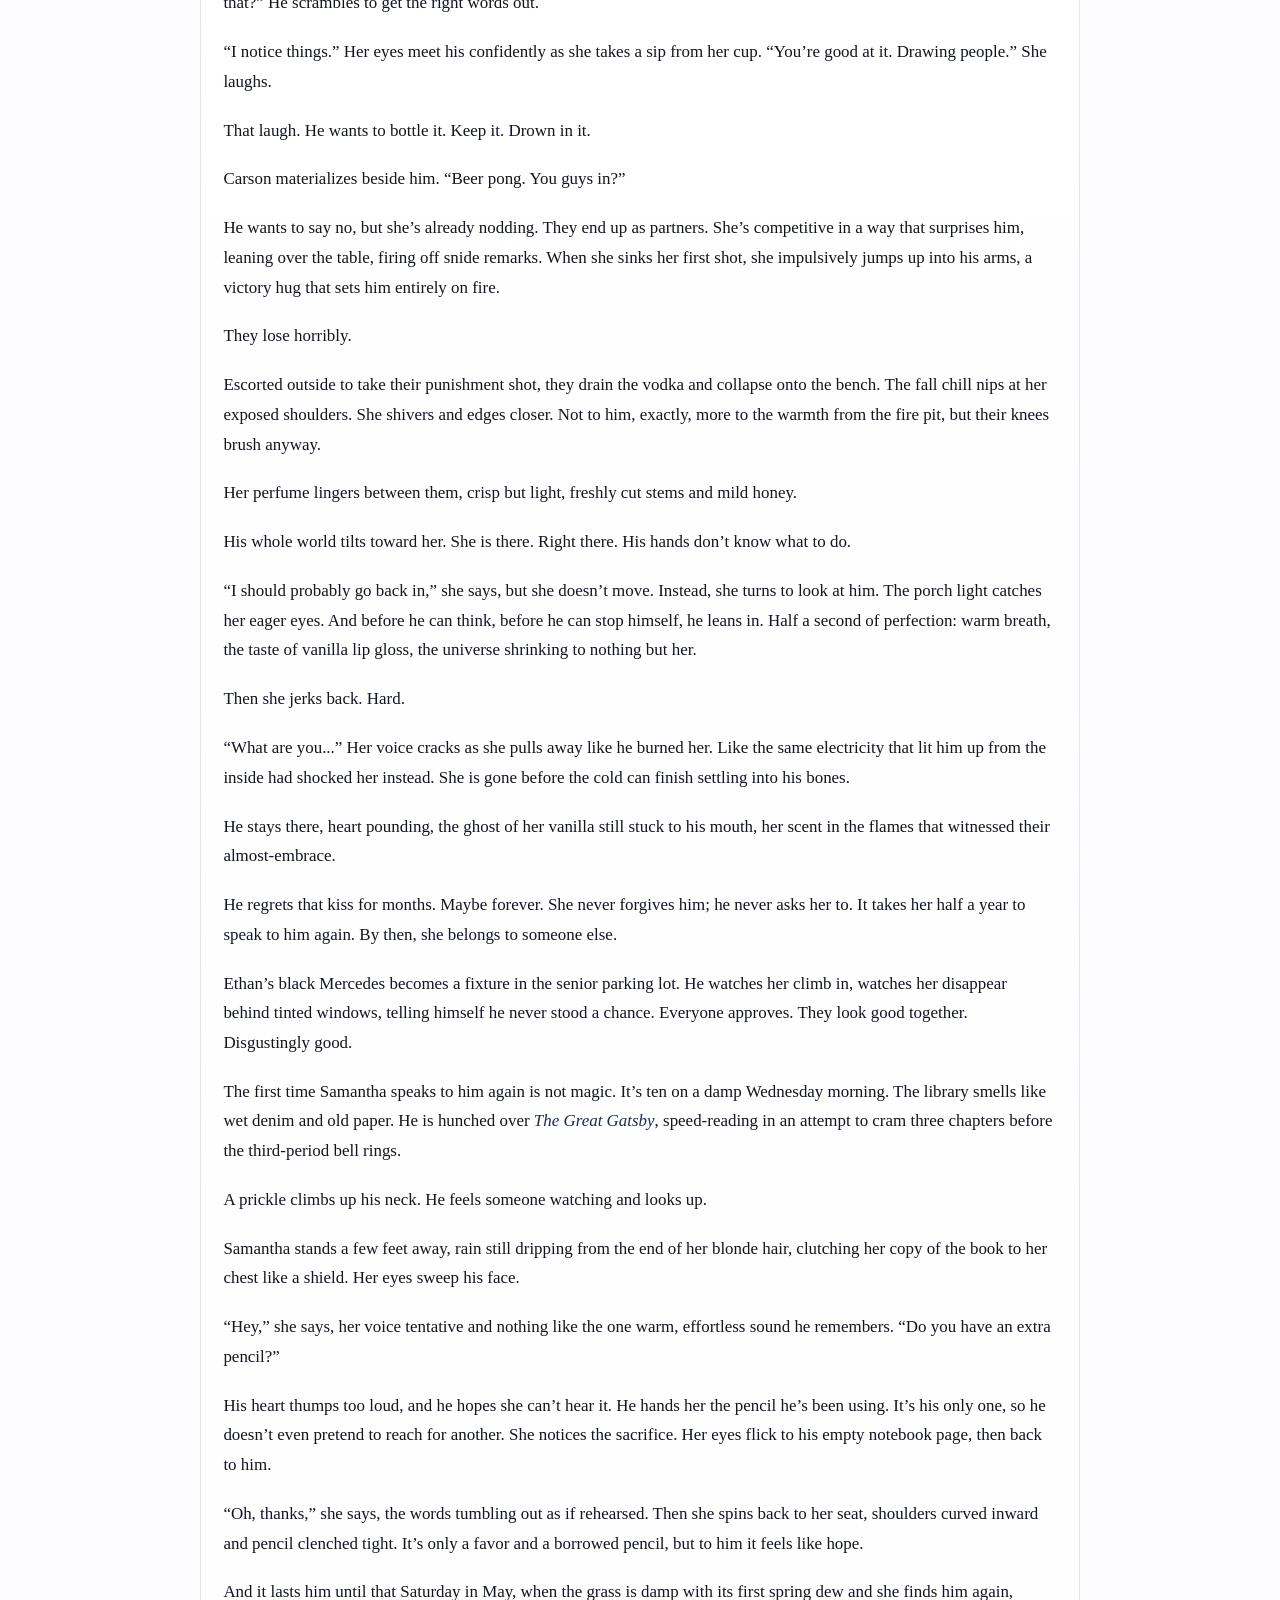
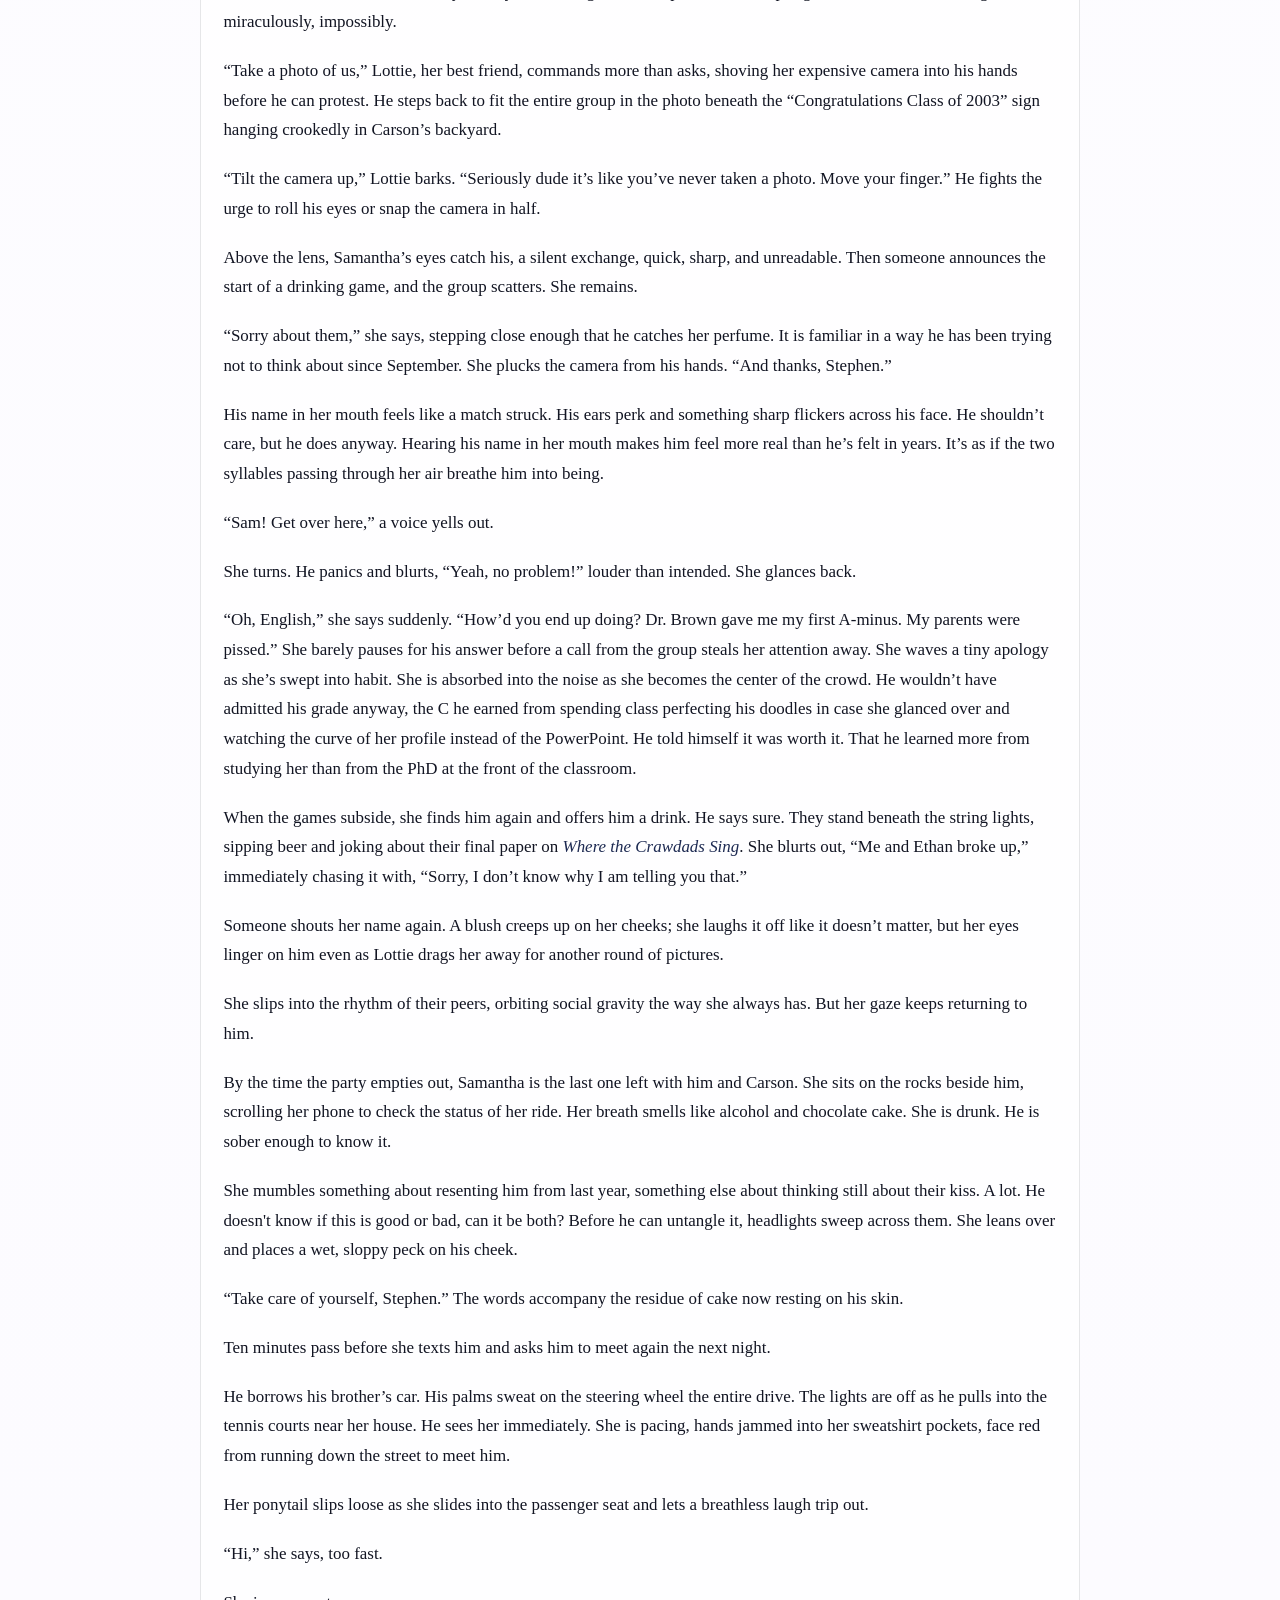
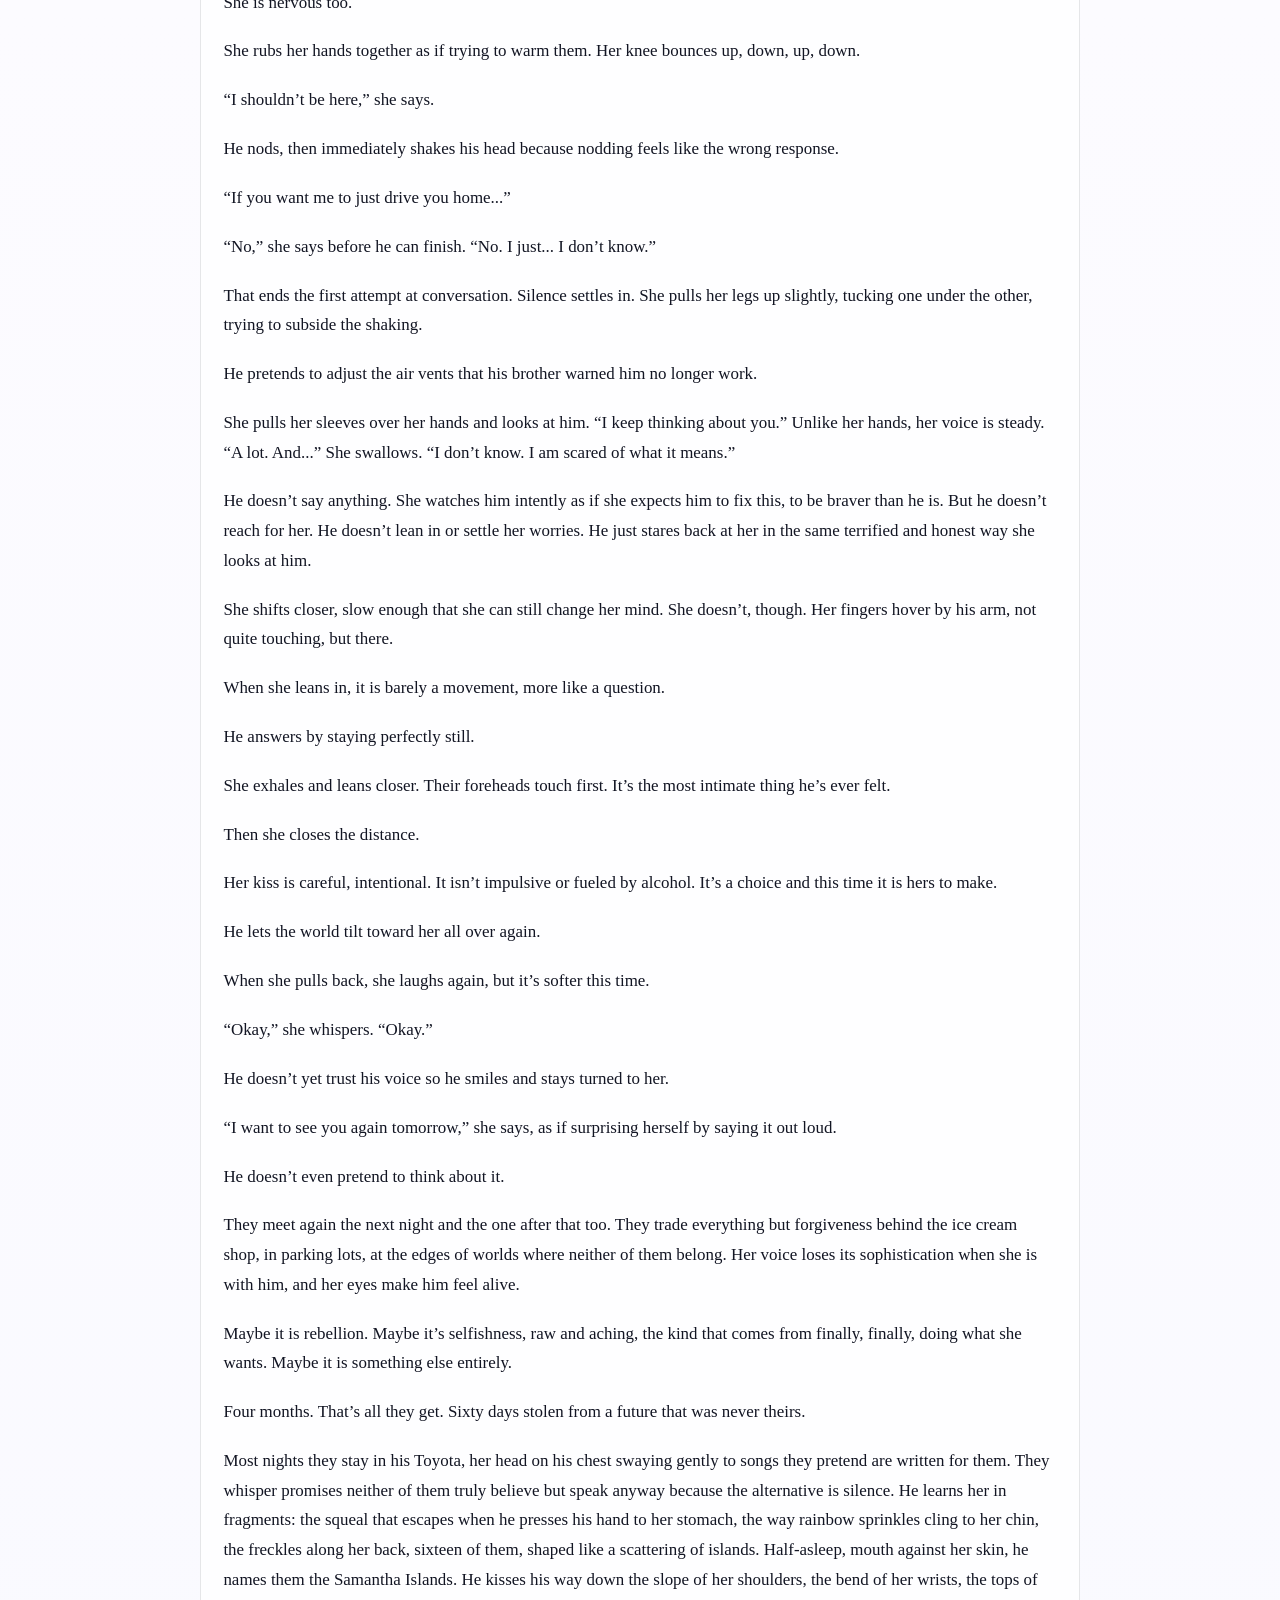
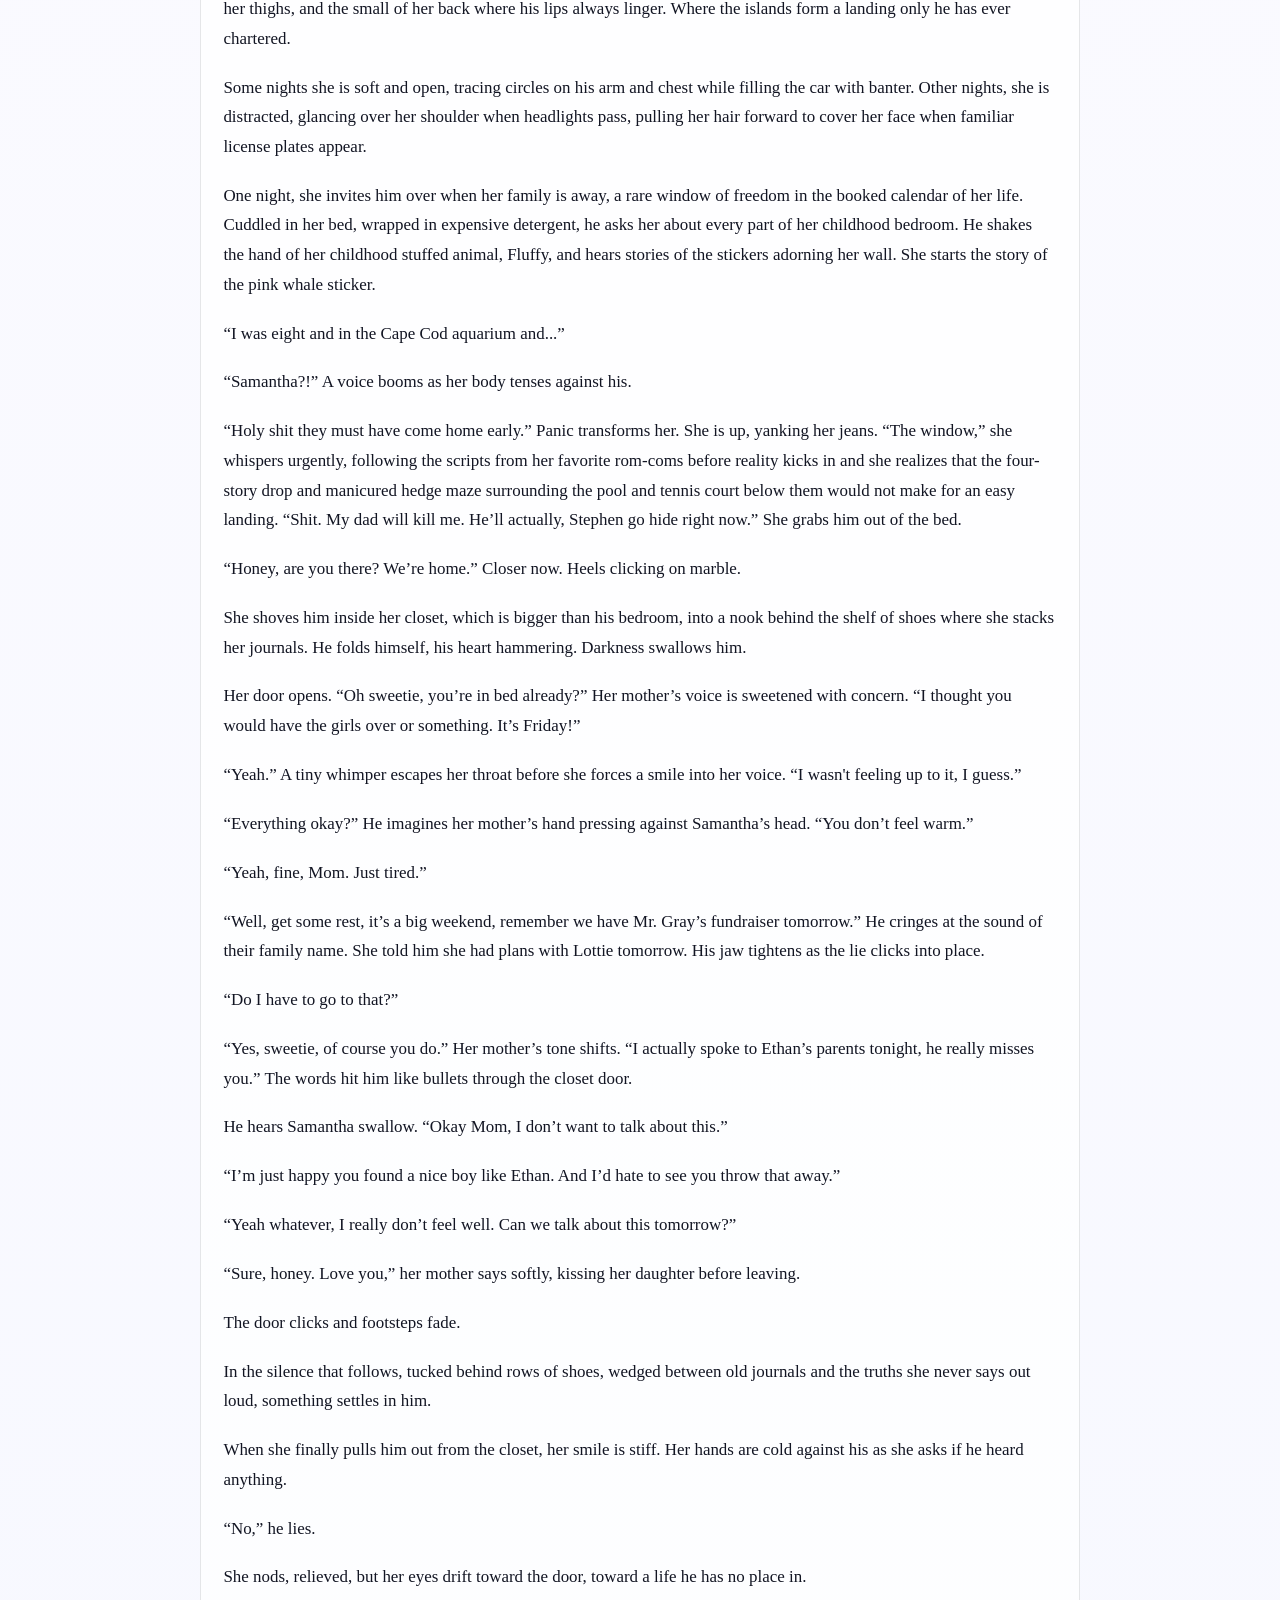
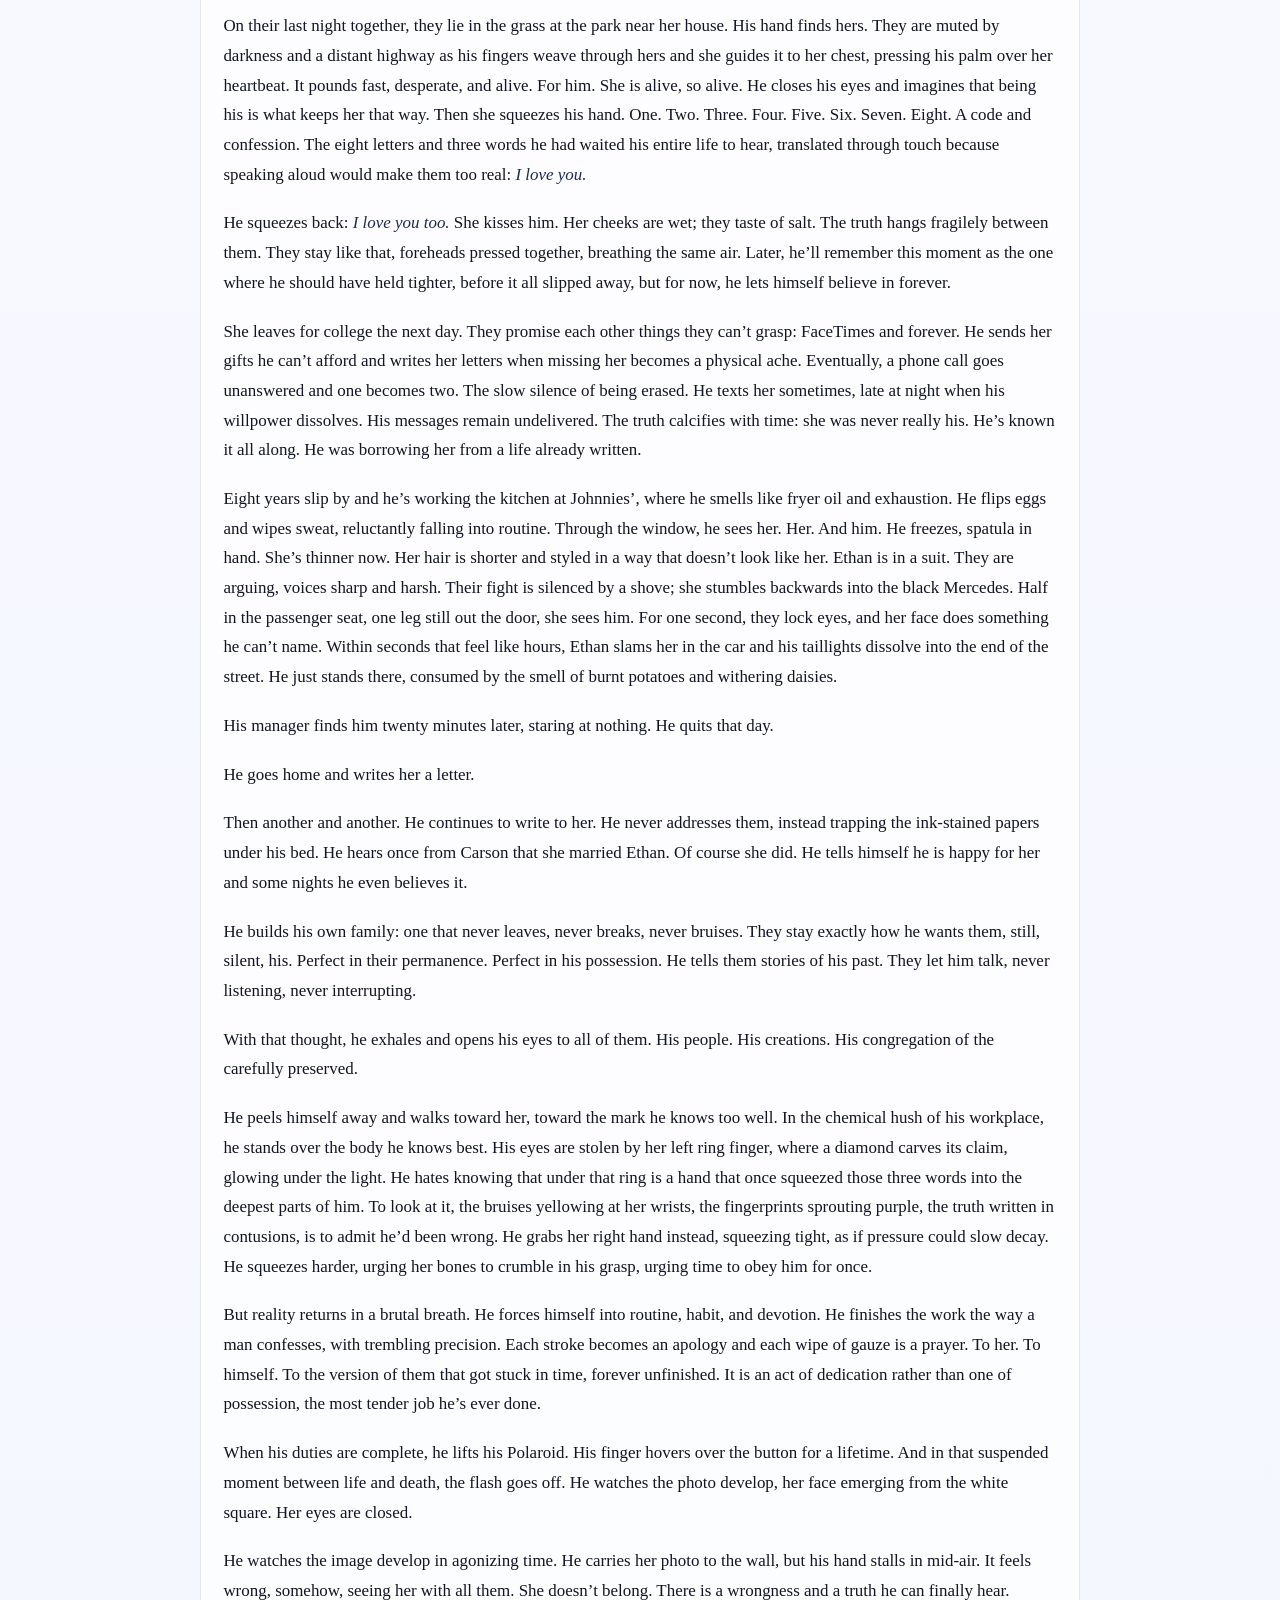
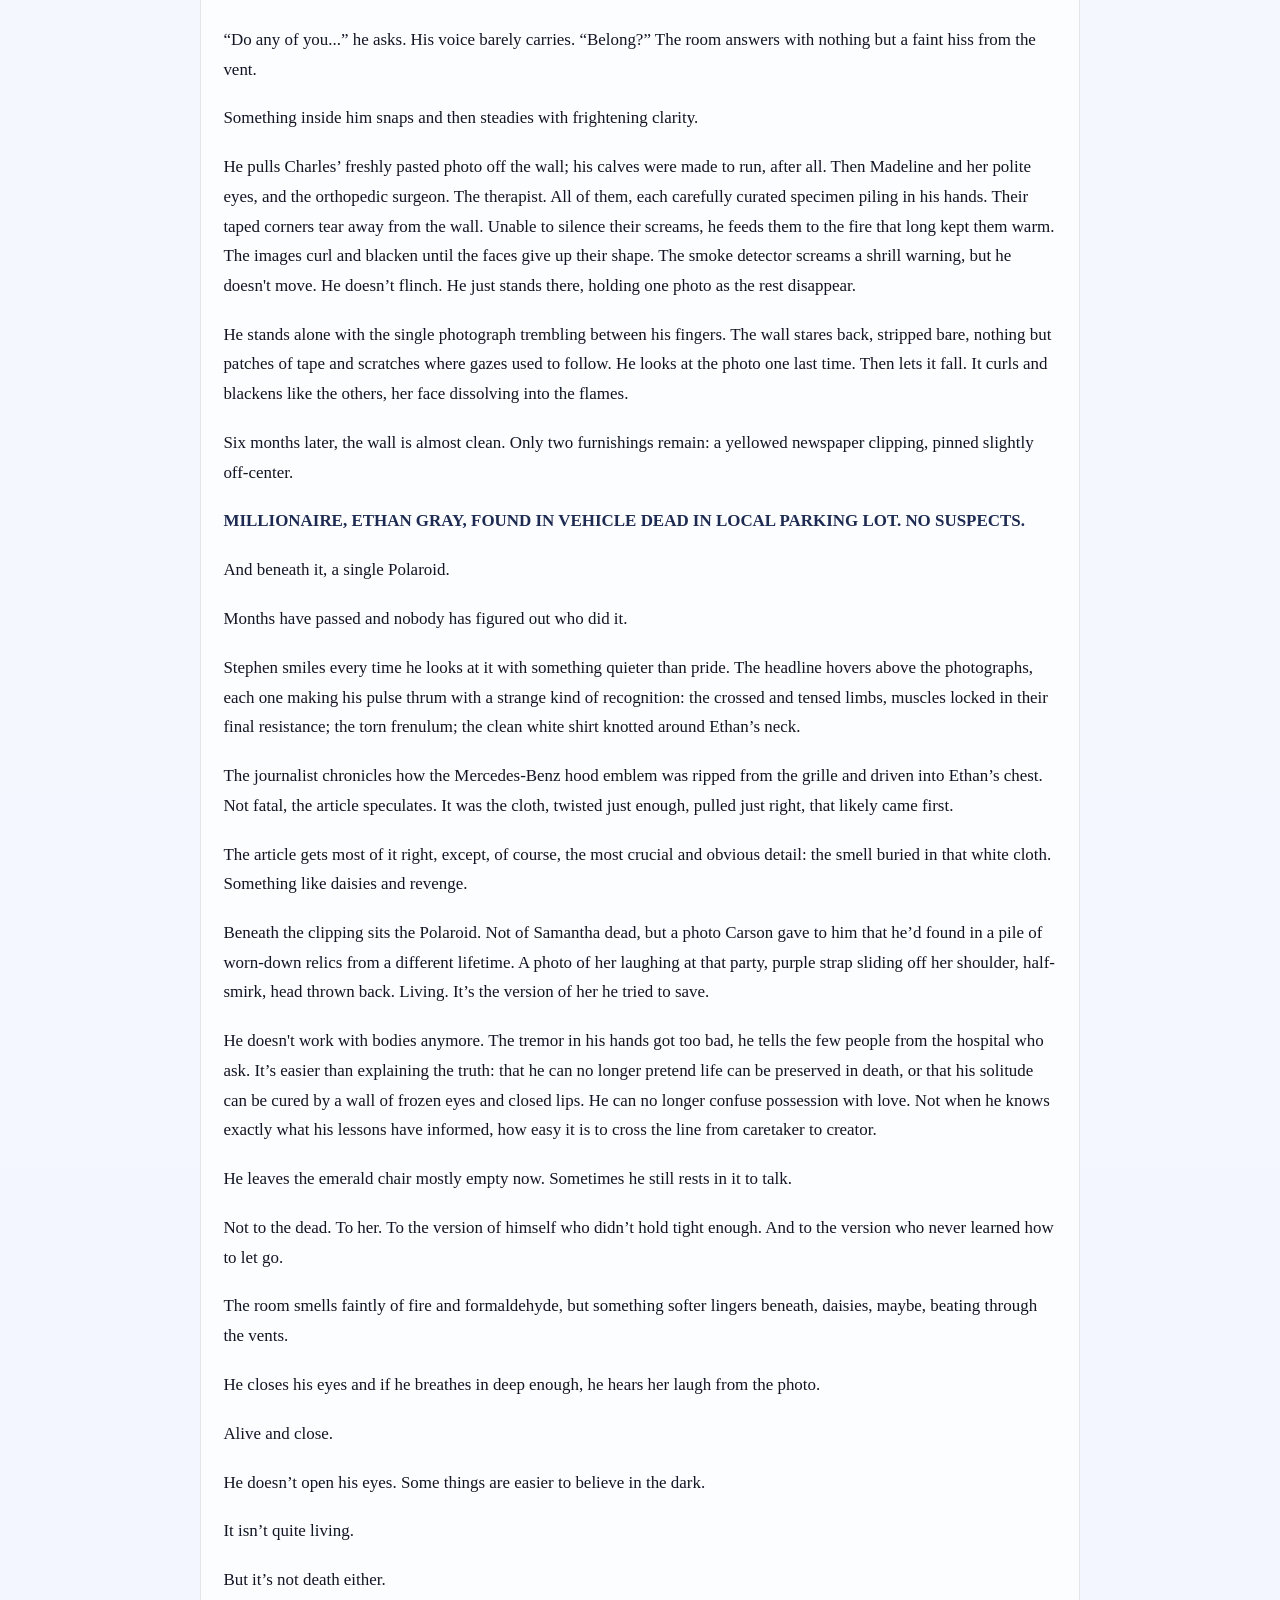
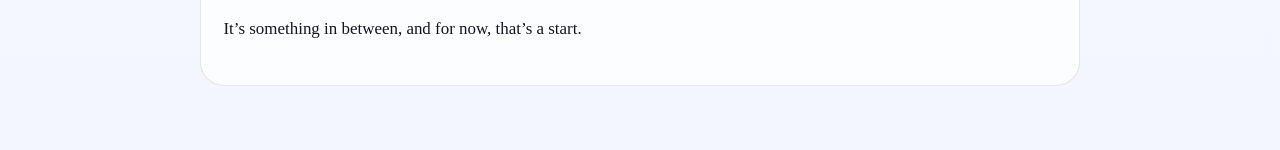
<file: writing/where-daisies-linger.html>
<!DOCTYPE html>
<html lang="en">
  <head>
    <meta charset="UTF-8" />
    <meta name="viewport" content="width=device-width, initial-scale=1.0" />
    <title>Where Daisies Linger | Sydney Holzman</title>
    <meta
      name="description"
      content="Read 'Where Daisies Linger' by Sydney Holzman on The Slow Read Drift: Brewed Thoughts."
    />
    <link rel="preconnect" href="https://fonts.googleapis.com" />
    <link rel="preconnect" href="https://fonts.gstatic.com" crossorigin />
    <link
      href="https://fonts.googleapis.com/css2?family=Manrope:wght@400;500;600;700&family=Vidaloka&display=swap"
      rel="stylesheet"
    />
    <link rel="stylesheet" href="../styles.css" />
  </head>
  <body>
    <div class="page-shell reading-shell">
      <nav class="nav">
        <div class="brand">The Slow Read Drift: Brewed Thoughts</div>
        <a class="nav-link" href="../index.html#archive">Back to archive</a>
      </nav>

      <main class="reading-page">
        <header class="reading-header reveal is-visible">
          <p class="eyebrow">Short Story</p>
          <h1>Where Daisies Linger</h1>
          <p class="reading-byline">Sydney Holzman</p>
        </header>

        <article class="reading-body reveal is-visible">
          <p>In the dark room, the man begins his work. Dust floats lazily in the streaks of light, drifting past him as he rises from the suede, emerald green chair. He grabs his tools and quickly assesses today’s company. Charles, male, thirty-two. A “Charlie,” once upon a time, he imagines, before the choices that led him here. He has unusually large calves. A runner, maybe. Someone who could outpace things. Or someone who tried. A thick silver cross rests against his stillness.</p>

          <p>“We’ll lose this,” he says to no one. He lifts it over his head and sets it gently in a steel dish. The chain whispers against the metal, fighting for its place in forever.</p>

          <p>His next movements are well-practiced: gloves snapped tight, apron looped, overhead light humming to life, tray pulled close. It’s all in his control.</p>

          <p>When he finishes, he tugs open the bottom drawer. It groans in protest, and he slams it shut to cut the complaint. The Polaroid is warm in his grip. Back at the table that supports the body, he carefully slides his fingers beneath Charles’ eyelids and pries them open. He would hate for Charlie’s eyes to be closed in his final, eternal proof of existence. His thumb wanders the familiar outdent on top of the camera’s body. A careful press ignites a flash explosion and for one second, Charlie’s hazel eyes return the gaze: bright, empty, impossibly there. Then just empty.</p>

          <p>He flips Charlie over before pinning the photo to the wall of companions that colonize the space across from his chair, the sole decor in his otherwise barren, one-story home. To him, though, they have always been far more than furnishings. They come alive in his gaze, overwhelming his loneliness with familial-like company. He would have it no other way. His house is a carefully curated blend of office and family. The front door opens into the workspace, where bodies arrive from the hospital in zipped bags, needing someone to make them look less like what happened and more like who they were. His job is a secret threaded between death and display: an invisible service to make traumatized bodies digestible to the eyes of those who love them. There is a pride in anonymity, in being the hands of an unseen hero. He has made the same small salary for two decades and has never asked for a raise, it’s never been about the money for him. He places Charles next to the blue-eyed, grey-haired, eighty-five-year-old woman, Madeline, from yesterday, who came in twisted from a car crash. Side by side, they look like they could have been friends.</p>

          <p>He pulls out his phone.</p>

          <p><em>The body of Charles B. Richardson is cleaned and ready for pick up at your convenience.</em> Send.</p>

          <p>The message is eerily similar to the one Charles probably received from his local laundromat mere weeks ago. Weirdly depressing when you think about it. He tries not to. Rewarding himself for a job well done, he sinks into his chair, into the darkened indent perfectly molded to his increasingly saggy body, and looks at the wall where Charlie now hangs with the others. Looking back are stories he’s pieced together from jewelry, and calluses, and the ways their hands fold.</p>

          <p>“John, how are your arms today?” he asks the redheaded man in the top row. John’s limbs had arrived stiff, crossed tight from the strangling that took his breath, and then everything else. In the stillness of the room, John answers him graciously. He elaborates on what it felt like, the weight of the man on top of him, the pressure that stole his breath, shut down his lungs, and heart, and kidney, and liver. One by one.</p>

          <p>When John’s tragedy becomes heavy, he shifts his attention to Isabella. Her photo is softer. The torn frenulum is visible beneath her lip. She tells him about her concerts and split tips shared with her bandmates. Her voice soured for three decades. Her killer’s hand had been the only thing that ever shushed her singing.</p>

          <p>He listens and takes notes he suspects he will never use. He tells himself the act comforts them, though he knows it’s him it soothes.</p>

          <p>“At least you died doing what you love,” he says to her, trying not to laugh at the line.</p>

          <p>Below her, Mitchell cuts in with one of his corny jokes. The rhythm of the punch line pulls him out of his sympathy and he continues down the row, as he always does, animatedly answering questions they never ask. This is his family. Strange, silent, but his.</p>

          <p>When he finally introduces Charles to the rest, he catches himself. There is still more work to do. He pushes himself up to his squeaky sink. The water runs lukewarm over his pruned fingers, the tremor in his hands pulsing beneath the surface. It’s getting worse. He hasn’t told anyone. He doesn’t tell anyone much of anything. He looks at his face in the cracked mirror before turning off the sink and making a mental note to ask the orthopedic surgeon on the wall her professional opinion. He is sure the industry couldn’t have changed much since she was strangled with a rope four years ago.</p>

          <p>It is a two-body day so his concern for his hands is forced aside. There is another arrival waiting on his table: female, fifty-eight, method of murder unknown. He lingers on that last word. Unknown. His favorite invitation. Usually, the cause of death is his anchor, the first truth before the Polaroids whisper stories of their families and lovers, their insecurities and mistakes, their favorite songs, and greatest fears. It’s death before life. She is his newest exception. She arrives with no beginning.</p>

          <p>She’s fragile. Her face is familiarly wrinkled and weathered. The creases around her eyes and mouth are sad and deep. In his professional opinion, and he is very much a professional, she’s been deceased longer than the twenty-four hours the hospital files are claiming. He’ll ask her about it later.</p>

          <p>Then he sees the bruises.</p>

          <p>A dark spill of black and blue across her left shoulder. He is drawn to the way the mark consumes the entire area, enveloping the pale backdrop on which it lays. As he works his way down, through the crevices and cracks of her corpse, an almost identical mark reappears. This one rests on her upper thigh. A smaller one wraps itself around her right wrist, the reminisce of a grip that did not let go.</p>

          <p>Her hair is a tainted-grey blonde, the kind that used to be golden. He navigates it with the stroke of his brush, finding peace in knowing the hair attached to this trauma will be knot-free. He continues with care until the bristles catch on something solid. A goose-egg-sized swelling protrudes off the back of her head. He closes his eyes and traces it with his fingers, humming under his breath as the narrative forms. Then, “Shit.”</p>

          <p>A sharp sting on top of his ring finger interrupts his reverie, jostling his eyes open. He squints to find a shard of glass wedged in his skin, a bead of blood blooming bright on the latex and even brighter as it falls on top of her pale body. He wipes it away fast, like his aliveness might contaminate her death. The thought makes him laugh. The sound echoes from his pursed lips off the metal table.</p>

          <p>He forgets to take her photo. For once, he is far too enthralled in her ending to care about her placement on the wall. When he flips her over, he’s careless. Her shoulder hits the table with a dull thud. The noise cracks the still air. “What’s one more bruise?” he whispers, a curl unfolding at the corner of his mouth.</p>

          <p>Her back is a map of faded scars and patches of skin that never healed. In the middle of the topography is a spine that juts out, a ridged sword against its waxy cage. His hand follows a particularly conspicuous scratch, infected and darkened at the edges, tracing it from the base of her neck all the way down toward her waist. The scar bends, widens, then disappears into a scatter of freckles.</p>

          <p>Sixteen of them. He knows the shape. He’d named them once.</p>

          <p>The brush slips from his hand. Ceramic meets tile. Clang.</p>

          <p>The entire room sways.</p>

          <p>He forces himself to look closer and count. One, two, three. He reaches sixteen and feels his breath quicken when he can’t find another.</p>

          <p>He stumbles back into the smell of copper and rot. He tells himself he must be mistaken, that this is impossible. But the air already smells like daisies.</p>

          <p>His body moves without his brain, his legs ungovernable as they fall into his chair, the suede sighing beneath him. Across the room, faces watch in silence. He stares back looking for comfort and distraction, but is instead suffocated by the crowd, acutely aware of their glares and judgment, strangled by their condemnation. Their eyes burn into his throat. He can’t breathe.</p>

          <p>“Not her,” he chokes out. No one disagrees.</p>

          <p>He presses his palms to his eyes. His right hand shakes so hard he feels it in his skull and through his jaw. He inhales and exhales, counting the seconds between, a tactic that the therapist on the wall taught him. It’s useless. Each breath only drags her scent deeper into him until the sweet, dizzying ghost of daisies consumes him.</p>

          <p>Suddenly it’s May of senior year and everything still feels like coincidence. The world smells like wet turf and locker room sweat. His plain white t-shirt is dotted with nodes of her perfume, a seemingly effortless, but calculated move to make herself unforgettable. As if she wasn’t already. She thinks she is nonchalant. He thinks it is adorable.</p>

          <p>He never washed that shirt. He couldn’t. It still sleeps folded under his bed every night, floral proof that she was once real buried in white cotton.</p>

          <p>What ended in May had begun the September before. He isn’t supposed to love her. He isn’t even supposed to know her. He is most aware of that every morning when his rickety Toyota wheezes into a neighborhood of Audis and Volvos, their gleaming grilles sneer at him, each back-up camera worth more than his entire home. In hallways stitched with glittery bracelets and designer shoes, he folds his six-foot frame into something smaller, something forgettable. He hates it there.</p>

          <p>But then there is her.</p>

          <p>She sits behind him in English and usually a table over from him at lunch. She shamelessly bites into grilled cheese and chocolate chip cookies while her friends pick at bare beds of lettuce. Well-liked, but never cruel. Beautiful and blind to it. There is a humility to her that pulls him in.</p>

          <p>It takes months before he hears her say his name.</p>

          <p>And when she finally does, it is worth the wait.</p>

          <p>The house party is swollen with sloppy couples slamming doors, mumbled lyrics from songs he doesn’t know, and a game of beer pong. The bass roars between spilled drinks and smeared makeup. Carson’s hand stays on his shoulder, steering him through the crowd.</p>

          <p>“Talk to her, man. You’ve been staring at her all year.” As his only friend, Carson knows him too well.</p>

          <p>“I don’t stare,” he mutters.</p>

          <p>“You absolutely do.”</p>

          <p>He can’t deny it.</p>

          <p>The living room is a tangle of girls passed out on the couch, cheap beer, expensive cologne, and her. She wears a purple tank top and a half-smirk that undoes him entirely. He can’t stop watching her, nor does he want to.</p>

          <p>“Don’t chicken out,” Carson says, shoving him directly into her orbit. He tries to look casual, leaning against the counter. She glances up and smiles. Actually smiles at him.</p>

          <p>“Hey,” she says. “You’re in my English class, right?”</p>

          <p>His brain fizzles. “Yeah. I...”</p>

          <p>“You sit by the window.” She’s smiling bigger now. “I always see you doodling.”</p>

          <p>Any chance of playing it cool is destroyed by his cheeks’ blooming flush. “I don’t, I mean, sometimes, I guess. You notice that?” He scrambles to get the right words out.</p>

          <p>“I notice things.” Her eyes meet his confidently as she takes a sip from her cup. “You’re good at it. Drawing people.” She laughs.</p>

          <p>That laugh. He wants to bottle it. Keep it. Drown in it.</p>

          <p>Carson materializes beside him. “Beer pong. You guys in?”</p>

          <p>He wants to say no, but she’s already nodding. They end up as partners. She’s competitive in a way that surprises him, leaning over the table, firing off snide remarks. When she sinks her first shot, she impulsively jumps up into his arms, a victory hug that sets him entirely on fire.</p>

          <p>They lose horribly.</p>

          <p>Escorted outside to take their punishment shot, they drain the vodka and collapse onto the bench. The fall chill nips at her exposed shoulders. She shivers and edges closer. Not to him, exactly, more to the warmth from the fire pit, but their knees brush anyway.</p>

          <p>Her perfume lingers between them, crisp but light, freshly cut stems and mild honey.</p>

          <p>His whole world tilts toward her. She is there. Right there. His hands don’t know what to do.</p>

          <p>“I should probably go back in,” she says, but she doesn’t move. Instead, she turns to look at him. The porch light catches her eager eyes. And before he can think, before he can stop himself, he leans in. Half a second of perfection: warm breath, the taste of vanilla lip gloss, the universe shrinking to nothing but her.</p>

          <p>Then she jerks back. Hard.</p>

          <p>“What are you...” Her voice cracks as she pulls away like he burned her. Like the same electricity that lit him up from the inside had shocked her instead. She is gone before the cold can finish settling into his bones.</p>

          <p>He stays there, heart pounding, the ghost of her vanilla still stuck to his mouth, her scent in the flames that witnessed their almost-embrace.</p>

          <p>He regrets that kiss for months. Maybe forever. She never forgives him; he never asks her to. It takes her half a year to speak to him again. By then, she belongs to someone else.</p>

          <p>Ethan’s black Mercedes becomes a fixture in the senior parking lot. He watches her climb in, watches her disappear behind tinted windows, telling himself he never stood a chance. Everyone approves. They look good together. Disgustingly good.</p>

          <p>The first time Samantha speaks to him again is not magic. It’s ten on a damp Wednesday morning. The library smells like wet denim and old paper. He is hunched over <em>The Great Gatsby</em>, speed-reading in an attempt to cram three chapters before the third-period bell rings.</p>

          <p>A prickle climbs up his neck. He feels someone watching and looks up.</p>

          <p>Samantha stands a few feet away, rain still dripping from the end of her blonde hair, clutching her copy of the book to her chest like a shield. Her eyes sweep his face.</p>

          <p>“Hey,” she says, her voice tentative and nothing like the one warm, effortless sound he remembers. “Do you have an extra pencil?”</p>

          <p>His heart thumps too loud, and he hopes she can’t hear it. He hands her the pencil he’s been using. It’s his only one, so he doesn’t even pretend to reach for another. She notices the sacrifice. Her eyes flick to his empty notebook page, then back to him.</p>

          <p>“Oh, thanks,” she says, the words tumbling out as if rehearsed. Then she spins back to her seat, shoulders curved inward and pencil clenched tight. It’s only a favor and a borrowed pencil, but to him it feels like hope.</p>

          <p>And it lasts him until that Saturday in May, when the grass is damp with its first spring dew and she finds him again, miraculously, impossibly.</p>

          <p>“Take a photo of us,” Lottie, her best friend, commands more than asks, shoving her expensive camera into his hands before he can protest. He steps back to fit the entire group in the photo beneath the “Congratulations Class of 2003” sign hanging crookedly in Carson’s backyard.</p>

          <p>“Tilt the camera up,” Lottie barks. “Seriously dude it’s like you’ve never taken a photo. Move your finger.” He fights the urge to roll his eyes or snap the camera in half.</p>

          <p>Above the lens, Samantha’s eyes catch his, a silent exchange, quick, sharp, and unreadable. Then someone announces the start of a drinking game, and the group scatters. She remains.</p>

          <p>“Sorry about them,” she says, stepping close enough that he catches her perfume. It is familiar in a way he has been trying not to think about since September. She plucks the camera from his hands. “And thanks, Stephen.”</p>

          <p>His name in her mouth feels like a match struck. His ears perk and something sharp flickers across his face. He shouldn’t care, but he does anyway. Hearing his name in her mouth makes him feel more real than he’s felt in years. It’s as if the two syllables passing through her air breathe him into being.</p>

          <p>“Sam! Get over here,” a voice yells out.</p>

          <p>She turns. He panics and blurts, “Yeah, no problem!” louder than intended. She glances back.</p>

          <p>“Oh, English,” she says suddenly. “How’d you end up doing? Dr. Brown gave me my first A-minus. My parents were pissed.” She barely pauses for his answer before a call from the group steals her attention away. She waves a tiny apology as she’s swept into habit. She is absorbed into the noise as she becomes the center of the crowd. He wouldn’t have admitted his grade anyway, the C he earned from spending class perfecting his doodles in case she glanced over and watching the curve of her profile instead of the PowerPoint. He told himself it was worth it. That he learned more from studying her than from the PhD at the front of the classroom.</p>

          <p>When the games subside, she finds him again and offers him a drink. He says sure. They stand beneath the string lights, sipping beer and joking about their final paper on <em>Where the Crawdads Sing</em>. She blurts out, “Me and Ethan broke up,” immediately chasing it with, “Sorry, I don’t know why I am telling you that.”</p>

          <p>Someone shouts her name again. A blush creeps up on her cheeks; she laughs it off like it doesn’t matter, but her eyes linger on him even as Lottie drags her away for another round of pictures.</p>

          <p>She slips into the rhythm of their peers, orbiting social gravity the way she always has. But her gaze keeps returning to him.</p>

          <p>By the time the party empties out, Samantha is the last one left with him and Carson. She sits on the rocks beside him, scrolling her phone to check the status of her ride. Her breath smells like alcohol and chocolate cake. She is drunk. He is sober enough to know it.</p>

          <p>She mumbles something about resenting him from last year, something else about thinking still about their kiss. A lot. He doesn't know if this is good or bad, can it be both? Before he can untangle it, headlights sweep across them. She leans over and places a wet, sloppy peck on his cheek.</p>

          <p>“Take care of yourself, Stephen.” The words accompany the residue of cake now resting on his skin.</p>

          <p>Ten minutes pass before she texts him and asks him to meet again the next night.</p>

          <p>He borrows his brother’s car. His palms sweat on the steering wheel the entire drive. The lights are off as he pulls into the tennis courts near her house. He sees her immediately. She is pacing, hands jammed into her sweatshirt pockets, face red from running down the street to meet him.</p>

          <p>Her ponytail slips loose as she slides into the passenger seat and lets a breathless laugh trip out.</p>

          <p>“Hi,” she says, too fast.</p>

          <p>She is nervous too.</p>

          <p>She rubs her hands together as if trying to warm them. Her knee bounces up, down, up, down.</p>

          <p>“I shouldn’t be here,” she says.</p>

          <p>He nods, then immediately shakes his head because nodding feels like the wrong response.</p>

          <p>“If you want me to just drive you home...”</p>

          <p>“No,” she says before he can finish. “No. I just... I don’t know.”</p>

          <p>That ends the first attempt at conversation. Silence settles in. She pulls her legs up slightly, tucking one under the other, trying to subside the shaking.</p>

          <p>He pretends to adjust the air vents that his brother warned him no longer work.</p>

          <p>She pulls her sleeves over her hands and looks at him. “I keep thinking about you.” Unlike her hands, her voice is steady. “A lot. And...” She swallows. “I don’t know. I am scared of what it means.”</p>

          <p>He doesn’t say anything. She watches him intently as if she expects him to fix this, to be braver than he is. But he doesn’t reach for her. He doesn’t lean in or settle her worries. He just stares back at her in the same terrified and honest way she looks at him.</p>

          <p>She shifts closer, slow enough that she can still change her mind. She doesn’t, though. Her fingers hover by his arm, not quite touching, but there.</p>

          <p>When she leans in, it is barely a movement, more like a question.</p>

          <p>He answers by staying perfectly still.</p>

          <p>She exhales and leans closer. Their foreheads touch first. It’s the most intimate thing he’s ever felt.</p>

          <p>Then she closes the distance.</p>

          <p>Her kiss is careful, intentional. It isn’t impulsive or fueled by alcohol. It’s a choice and this time it is hers to make.</p>

          <p>He lets the world tilt toward her all over again.</p>

          <p>When she pulls back, she laughs again, but it’s softer this time.</p>

          <p>“Okay,” she whispers. “Okay.”</p>

          <p>He doesn’t yet trust his voice so he smiles and stays turned to her.</p>

          <p>“I want to see you again tomorrow,” she says, as if surprising herself by saying it out loud.</p>

          <p>He doesn’t even pretend to think about it.</p>

          <p>They meet again the next night and the one after that too. They trade everything but forgiveness behind the ice cream shop, in parking lots, at the edges of worlds where neither of them belong. Her voice loses its sophistication when she is with him, and her eyes make him feel alive.</p>

          <p>Maybe it is rebellion. Maybe it’s selfishness, raw and aching, the kind that comes from finally, finally, doing what she wants. Maybe it is something else entirely.</p>

          <p>Four months. That’s all they get. Sixty days stolen from a future that was never theirs.</p>

          <p>Most nights they stay in his Toyota, her head on his chest swaying gently to songs they pretend are written for them. They whisper promises neither of them truly believe but speak anyway because the alternative is silence. He learns her in fragments: the squeal that escapes when he presses his hand to her stomach, the way rainbow sprinkles cling to her chin, the freckles along her back, sixteen of them, shaped like a scattering of islands. Half-asleep, mouth against her skin, he names them the Samantha Islands. He kisses his way down the slope of her shoulders, the bend of her wrists, the tops of her thighs, and the small of her back where his lips always linger. Where the islands form a landing only he has ever chartered.</p>

          <p>Some nights she is soft and open, tracing circles on his arm and chest while filling the car with banter. Other nights, she is distracted, glancing over her shoulder when headlights pass, pulling her hair forward to cover her face when familiar license plates appear.</p>

          <p>One night, she invites him over when her family is away, a rare window of freedom in the booked calendar of her life. Cuddled in her bed, wrapped in expensive detergent, he asks her about every part of her childhood bedroom. He shakes the hand of her childhood stuffed animal, Fluffy, and hears stories of the stickers adorning her wall. She starts the story of the pink whale sticker.</p>

          <p>“I was eight and in the Cape Cod aquarium and...”</p>

          <p>“Samantha?!” A voice booms as her body tenses against his.</p>

          <p>“Holy shit they must have come home early.” Panic transforms her. She is up, yanking her jeans. “The window,” she whispers urgently, following the scripts from her favorite rom-coms before reality kicks in and she realizes that the four-story drop and manicured hedge maze surrounding the pool and tennis court below them would not make for an easy landing. “Shit. My dad will kill me. He’ll actually, Stephen go hide right now.” She grabs him out of the bed.</p>

          <p>“Honey, are you there? We’re home.” Closer now. Heels clicking on marble.</p>

          <p>She shoves him inside her closet, which is bigger than his bedroom, into a nook behind the shelf of shoes where she stacks her journals. He folds himself, his heart hammering. Darkness swallows him.</p>

          <p>Her door opens. “Oh sweetie, you’re in bed already?” Her mother’s voice is sweetened with concern. “I thought you would have the girls over or something. It’s Friday!”</p>

          <p>“Yeah.” A tiny whimper escapes her throat before she forces a smile into her voice. “I wasn't feeling up to it, I guess.”</p>

          <p>“Everything okay?” He imagines her mother’s hand pressing against Samantha’s head. “You don’t feel warm.”</p>

          <p>“Yeah, fine, Mom. Just tired.”</p>

          <p>“Well, get some rest, it’s a big weekend, remember we have Mr. Gray’s fundraiser tomorrow.” He cringes at the sound of their family name. She told him she had plans with Lottie tomorrow. His jaw tightens as the lie clicks into place.</p>

          <p>“Do I have to go to that?”</p>

          <p>“Yes, sweetie, of course you do.” Her mother’s tone shifts. “I actually spoke to Ethan’s parents tonight, he really misses you.” The words hit him like bullets through the closet door.</p>

          <p>He hears Samantha swallow. “Okay Mom, I don’t want to talk about this.”</p>

          <p>“I’m just happy you found a nice boy like Ethan. And I’d hate to see you throw that away.”</p>

          <p>“Yeah whatever, I really don’t feel well. Can we talk about this tomorrow?”</p>

          <p>“Sure, honey. Love you,” her mother says softly, kissing her daughter before leaving.</p>

          <p>The door clicks and footsteps fade.</p>

          <p>In the silence that follows, tucked behind rows of shoes, wedged between old journals and the truths she never says out loud, something settles in him.</p>

          <p>When she finally pulls him out from the closet, her smile is stiff. Her hands are cold against his as she asks if he heard anything.</p>

          <p>“No,” he lies.</p>

          <p>She nods, relieved, but her eyes drift toward the door, toward a life he has no place in.</p>

          <p>On their last night together, they lie in the grass at the park near her house. His hand finds hers. They are muted by darkness and a distant highway as his fingers weave through hers and she guides it to her chest, pressing his palm over her heartbeat. It pounds fast, desperate, and alive. For him. She is alive, so alive. He closes his eyes and imagines that being his is what keeps her that way. Then she squeezes his hand. One. Two. Three. Four. Five. Six. Seven. Eight. A code and confession. The eight letters and three words he had waited his entire life to hear, translated through touch because speaking aloud would make them too real: <em>I love you.</em></p>

          <p>He squeezes back: <em>I love you too.</em> She kisses him. Her cheeks are wet; they taste of salt. The truth hangs fragilely between them. They stay like that, foreheads pressed together, breathing the same air. Later, he’ll remember this moment as the one where he should have held tighter, before it all slipped away, but for now, he lets himself believe in forever.</p>

          <p>She leaves for college the next day. They promise each other things they can’t grasp: FaceTimes and forever. He sends her gifts he can’t afford and writes her letters when missing her becomes a physical ache. Eventually, a phone call goes unanswered and one becomes two. The slow silence of being erased. He texts her sometimes, late at night when his willpower dissolves. His messages remain undelivered. The truth calcifies with time: she was never really his. He’s known it all along. He was borrowing her from a life already written.</p>

          <p>Eight years slip by and he’s working the kitchen at Johnnies’, where he smells like fryer oil and exhaustion. He flips eggs and wipes sweat, reluctantly falling into routine. Through the window, he sees her. Her. And him. He freezes, spatula in hand. She’s thinner now. Her hair is shorter and styled in a way that doesn’t look like her. Ethan is in a suit. They are arguing, voices sharp and harsh. Their fight is silenced by a shove; she stumbles backwards into the black Mercedes. Half in the passenger seat, one leg still out the door, she sees him. For one second, they lock eyes, and her face does something he can’t name. Within seconds that feel like hours, Ethan slams her in the car and his taillights dissolve into the end of the street. He just stands there, consumed by the smell of burnt potatoes and withering daisies.</p>

          <p>His manager finds him twenty minutes later, staring at nothing. He quits that day.</p>

          <p>He goes home and writes her a letter.</p>

          <p>Then another and another. He continues to write to her. He never addresses them, instead trapping the ink-stained papers under his bed. He hears once from Carson that she married Ethan. Of course she did. He tells himself he is happy for her and some nights he even believes it.</p>

          <p>He builds his own family: one that never leaves, never breaks, never bruises. They stay exactly how he wants them, still, silent, his. Perfect in their permanence. Perfect in his possession. He tells them stories of his past. They let him talk, never listening, never interrupting.</p>

          <p>With that thought, he exhales and opens his eyes to all of them. His people. His creations. His congregation of the carefully preserved.</p>

          <p>He peels himself away and walks toward her, toward the mark he knows too well. In the chemical hush of his workplace, he stands over the body he knows best. His eyes are stolen by her left ring finger, where a diamond carves its claim, glowing under the light. He hates knowing that under that ring is a hand that once squeezed those three words into the deepest parts of him. To look at it, the bruises yellowing at her wrists, the fingerprints sprouting purple, the truth written in contusions, is to admit he’d been wrong. He grabs her right hand instead, squeezing tight, as if pressure could slow decay. He squeezes harder, urging her bones to crumble in his grasp, urging time to obey him for once.</p>

          <p>But reality returns in a brutal breath. He forces himself into routine, habit, and devotion. He finishes the work the way a man confesses, with trembling precision. Each stroke becomes an apology and each wipe of gauze is a prayer. To her. To himself. To the version of them that got stuck in time, forever unfinished. It is an act of dedication rather than one of possession, the most tender job he’s ever done.</p>

          <p>When his duties are complete, he lifts his Polaroid. His finger hovers over the button for a lifetime. And in that suspended moment between life and death, the flash goes off. He watches the photo develop, her face emerging from the white square. Her eyes are closed.</p>

          <p>He watches the image develop in agonizing time. He carries her photo to the wall, but his hand stalls in mid-air. It feels wrong, somehow, seeing her with all them. She doesn’t belong. There is a wrongness and a truth he can finally hear.</p>

          <p>“Do any of you...” he asks. His voice barely carries. “Belong?” The room answers with nothing but a faint hiss from the vent.</p>

          <p>Something inside him snaps and then steadies with frightening clarity.</p>

          <p>He pulls Charles’ freshly pasted photo off the wall; his calves were made to run, after all. Then Madeline and her polite eyes, and the orthopedic surgeon. The therapist. All of them, each carefully curated specimen piling in his hands. Their taped corners tear away from the wall. Unable to silence their screams, he feeds them to the fire that long kept them warm. The images curl and blacken until the faces give up their shape. The smoke detector screams a shrill warning, but he doesn't move. He doesn’t flinch. He just stands there, holding one photo as the rest disappear.</p>

          <p>He stands alone with the single photograph trembling between his fingers. The wall stares back, stripped bare, nothing but patches of tape and scratches where gazes used to follow. He looks at the photo one last time. Then lets it fall. It curls and blackens like the others, her face dissolving into the flames.</p>

          <p>Six months later, the wall is almost clean. Only two furnishings remain: a yellowed newspaper clipping, pinned slightly off-center.</p>

          <p><strong>MILLIONAIRE, ETHAN GRAY, FOUND IN VEHICLE DEAD IN LOCAL PARKING LOT. NO SUSPECTS.</strong></p>

          <p>And beneath it, a single Polaroid.</p>

          <p>Months have passed and nobody has figured out who did it.</p>

          <p>Stephen smiles every time he looks at it with something quieter than pride. The headline hovers above the photographs, each one making his pulse thrum with a strange kind of recognition: the crossed and tensed limbs, muscles locked in their final resistance; the torn frenulum; the clean white shirt knotted around Ethan’s neck.</p>

          <p>The journalist chronicles how the Mercedes-Benz hood emblem was ripped from the grille and driven into Ethan’s chest. Not fatal, the article speculates. It was the cloth, twisted just enough, pulled just right, that likely came first.</p>

          <p>The article gets most of it right, except, of course, the most crucial and obvious detail: the smell buried in that white cloth. Something like daisies and revenge.</p>

          <p>Beneath the clipping sits the Polaroid. Not of Samantha dead, but a photo Carson gave to him that he’d found in a pile of worn-down relics from a different lifetime. A photo of her laughing at that party, purple strap sliding off her shoulder, half-smirk, head thrown back. Living. It’s the version of her he tried to save.</p>

          <p>He doesn't work with bodies anymore. The tremor in his hands got too bad, he tells the few people from the hospital who ask. It’s easier than explaining the truth: that he can no longer pretend life can be preserved in death, or that his solitude can be cured by a wall of frozen eyes and closed lips. He can no longer confuse possession with love. Not when he knows exactly what his lessons have informed, how easy it is to cross the line from caretaker to creator.</p>

          <p>He leaves the emerald chair mostly empty now. Sometimes he still rests in it to talk.</p>

          <p>Not to the dead. To her. To the version of himself who didn’t hold tight enough. And to the version who never learned how to let go.</p>

          <p>The room smells faintly of fire and formaldehyde, but something softer lingers beneath, daisies, maybe, beating through the vents.</p>

          <p>He closes his eyes and if he breathes in deep enough, he hears her laugh from the photo.</p>

          <p>Alive and close.</p>

          <p>He doesn’t open his eyes. Some things are easier to believe in the dark.</p>

          <p>It isn’t quite living.</p>

          <p>But it’s not death either.</p>

          <p>It’s something in between, and for now, that’s a start.</p>
        </article>
      </main>
    </div>

    <script src="../script.js"></script>
  </body>
</html>
</file>
<file: styles.css>
:root {
  --bg: #fbfbff;
  --ink: #121523;
  --muted: #59607a;
  --line: rgba(18, 21, 35, 0.1);
  --line-strong: rgba(18, 21, 35, 0.2);
  --navy: #1d2a52;
  --blue: #4f6fff;
  --violet: #7d76d8;
  --lavender: #ece8ff;
  --pink: #f2cade;
  --butter: #f0dfb8;
  --mint: #d7eadf;
}

* {
  box-sizing: border-box;
}

html {
  scroll-behavior: smooth;
}

body {
  margin: 0;
  min-height: 100vh;
  color: var(--ink);
  font-family: "Times New Roman", Times, serif;
  background:
    radial-gradient(circle at top left, rgba(79, 111, 255, 0.14), transparent 24%),
    radial-gradient(circle at 82% 10%, rgba(242, 202, 222, 0.18), transparent 22%),
    linear-gradient(180deg, #ffffff 0%, #fcfbff 55%, #f3f6ff 100%);
}

img {
  display: block;
  max-width: 100%;
}

a {
  color: inherit;
  text-decoration: none;
}

.page-shell {
  width: min(1100px, calc(100% - 2rem));
  margin: 0 auto;
  padding: 1.2rem 0 4rem;
}

.reading-shell {
  width: min(880px, calc(100% - 2rem));
}

.site-header {
  margin-bottom: 1.5rem;
}

.nav {
  display: flex;
  align-items: center;
  justify-content: space-between;
  gap: 1rem;
  padding-bottom: 1rem;
  border-bottom: 1px solid var(--line);
}

.nav-links {
  display: flex;
  flex-wrap: wrap;
  gap: 1.1rem;
  align-items: center;
}

.brand,
.nav-link,
.eyebrow,
.card-label,
.reading-byline {
  font-family: Arial, Helvetica, sans-serif;
  font-size: 0.76rem;
  letter-spacing: 0.14em;
  text-transform: lowercase;
}

.brand {
  font-weight: 700;
  max-width: 20rem;
  color: var(--navy);
  line-height: 1.45;
}

.nav-link {
  color: var(--muted);
}

.nav-dropdown {
  position: relative;
}

.dropdown-menu {
  position: absolute;
  top: calc(100% + 0.55rem);
  left: 0;
  display: grid;
  gap: 0.55rem;
  min-width: 11rem;
  padding: 0.8rem 0.9rem;
  background: rgba(255, 255, 255, 0.96);
  border: 1px solid var(--line);
  border-radius: 16px;
  box-shadow: 0 16px 40px rgba(17, 17, 17, 0.08);
  opacity: 0;
  pointer-events: none;
  transform: translateY(6px);
  transition:
    opacity 180ms ease,
    transform 180ms ease;
  z-index: 20;
}

.dropdown-menu a {
  font-family: Arial, Helvetica, sans-serif;
  font-size: 0.76rem;
  letter-spacing: 0.08em;
  text-transform: lowercase;
  color: var(--muted);
}

.dropdown-menu a:hover {
  color: var(--navy);
}

.nav-dropdown:hover .dropdown-menu,
.nav-dropdown:focus-within .dropdown-menu {
  opacity: 1;
  pointer-events: auto;
  transform: translateY(0);
}

.nav-link:hover,
.text-link:hover,
.mini-title:hover {
  color: var(--navy);
}

.hero {
  display: grid;
  grid-template-columns: minmax(0, 1.12fr) minmax(220px, 0.56fr);
  gap: 2rem;
  align-items: center;
  padding: 1.5rem 0 3rem;
}

.hero-copy h1,
.section-heading h2,
.feature-copy h3,
.category-section h3,
.reading-header h1,
blockquote {
  margin: 0.35rem 0 1rem;
  font-family: "Vidaloka", "Times New Roman", serif;
  font-weight: 400;
  line-height: 1;
}

.hero-copy h1 {
  font-size: clamp(3.7rem, 8vw, 6.3rem);
  max-width: 9ch;
}

.hero-text,
.intro-strip p,
.feature-copy p,
.mini-feature p,
.category-section p,
.about-copy p,
.about-meta p,
.submit-row p,
.reading-body p {
  margin: 0;
  color: var(--muted);
  font-size: 1.06rem;
  line-height: 1.75;
}

.hero-actions {
  display: flex;
  flex-wrap: wrap;
  gap: 0.8rem;
  margin-top: 1.6rem;
}

.portrait-card {
  margin: 0;
  border-radius: 28px;
  overflow: hidden;
  aspect-ratio: 3 / 4;
  max-width: 300px;
  justify-self: end;
  background:
    linear-gradient(135deg, rgba(29, 42, 82, 0.1), rgba(242, 202, 222, 0.14));
}

.portrait-card img {
  width: 100%;
  height: 100%;
  object-fit: cover;
}

.intro-strip,
.about-copy,
.about-meta,
.quote-section,
.submit-row,
.reading-header,
.reading-body {
  background: rgba(255, 255, 255, 0.72);
  border: 1px solid var(--line);
  border-radius: 24px;
}

.intro-strip {
  padding: 1.3rem 1.4rem;
  margin-bottom: 3rem;
  background:
    linear-gradient(135deg, rgba(255, 255, 255, 0.82), rgba(236, 232, 255, 0.72));
}

.intro-strip p {
  color: var(--ink);
}

.scroll-notes {
  display: grid;
  grid-template-columns: repeat(2, minmax(0, 1fr));
  gap: 1rem;
  margin: -1rem 0 2.8rem;
}

.scroll-notes p {
  margin: 0;
  padding: 1.15rem 0 0;
  border-top: 1px solid var(--line);
  color: var(--muted);
  font-size: 1rem;
  line-height: 1.7;
}

.archive,
.about-section,
.submit-section {
  padding: 1.5rem 0 3rem;
}

.archive {
  display: grid;
  gap: 1.5rem;
}

.section-heading {
  margin-bottom: 1.4rem;
}

.section-heading h2 {
  font-size: clamp(2.2rem, 4.7vw, 3.9rem);
  max-width: 12ch;
}

.archive-jump {
  display: flex;
  flex-wrap: wrap;
  gap: 0.75rem;
  padding: 0.9rem 0 1.3rem;
  border-bottom: 1px solid var(--line);
}

.archive-intro {
  max-width: 42rem;
}

.archive-intro p {
  margin: 0;
  color: var(--muted);
  font-size: 1.02rem;
  line-height: 1.75;
}

.archive-jump a {
  padding: 0.55rem 0.85rem;
  border: 1px solid var(--line);
  border-radius: 999px;
  font-family: Arial, Helvetica, sans-serif;
  font-size: 0.78rem;
  letter-spacing: 0.08em;
  text-transform: lowercase;
  color: var(--muted);
}

.archive-jump a:hover {
  color: var(--navy);
  border-color: rgba(29, 42, 82, 0.4);
  background: rgba(236, 232, 255, 0.7);
}

.archive-section {
  padding: 1.2rem 0 2.2rem;
  border-bottom: 1px solid var(--line);
}

.archive-heading {
  margin-bottom: 1rem;
}

.archive-heading h3 {
  margin: 0.35rem 0 0;
  font-family: "Vidaloka", "Times New Roman", serif;
  font-weight: 400;
  font-size: clamp(1.8rem, 3vw, 2.5rem);
  line-height: 1.08;
}

.archive-grid {
  display: grid;
  grid-template-columns: repeat(3, minmax(0, 1fr));
  gap: 1.15rem;
}

.archive-grid-featured {
  grid-template-columns: minmax(0, 1fr);
}

.archive-card {
  display: grid;
  gap: 0.8rem;
  align-content: start;
}

.archive-card-featured {
  grid-template-columns: minmax(320px, 0.9fr) minmax(0, 1fr);
  gap: 1.5rem;
  align-items: center;
}

.archive-image,
.feature-image,
.mini-image {
  width: 100%;
  object-fit: cover;
  border-radius: 22px;
  border: 1px solid var(--line);
  background: #f8f8ff;
}

.archive-image,
.feature-image {
  aspect-ratio: 4 / 3;
}

.mini-image {
  aspect-ratio: 4 / 3;
}

.archive-image-large {
  aspect-ratio: 16 / 10;
}

.archive-card p,
.archive-card-featured p {
  margin: 0;
  color: var(--muted);
  line-height: 1.7;
}

.section-image {
  width: 100%;
  aspect-ratio: 4 / 3;
  object-fit: cover;
  border-radius: 22px;
  border: 1px solid var(--line);
  background: #f8f8ff;
}

.mini-title,
.archive-card h3,
.category-section h3 {
  font-family: "Vidaloka", "Times New Roman", serif;
  font-size: 1.85rem;
  line-height: 1.05;
}

.text-link {
  color: var(--blue);
  font-family: Arial, Helvetica, sans-serif;
  font-size: 0.82rem;
  letter-spacing: 0.08em;
  text-transform: lowercase;
}

.about-layout {
  display: grid;
  grid-template-columns: minmax(0, 1.3fr) minmax(260px, 0.7fr);
  gap: 1rem;
}

.about-copy,
.about-meta,
.submit-row,
.reading-header,
.reading-body,
.quote-section {
  padding: 1.4rem;
}

.about-copy {
  background:
    linear-gradient(180deg, rgba(255, 255, 255, 0.9), rgba(215, 234, 223, 0.28));
}

.about-meta {
  background:
    linear-gradient(180deg, rgba(255, 255, 255, 0.88), rgba(236, 232, 255, 0.66));
}

.about-copy p,
.about-meta p {
  margin-bottom: 1rem;
}

.about-copy p:last-child,
.about-meta p:last-child {
  margin-bottom: 0;
}

.quote-section {
  margin-bottom: 3rem;
  background:
    linear-gradient(135deg, rgba(29, 42, 82, 0.08), rgba(79, 111, 255, 0.08));
}

blockquote {
  max-width: 15ch;
  font-size: clamp(2.2rem, 5vw, 4rem);
}

.submit-row {
  display: flex;
  align-items: center;
  justify-content: space-between;
  gap: 1rem;
  background:
    linear-gradient(135deg, rgba(255, 255, 255, 0.86), rgba(29, 42, 82, 0.08) 55%, rgba(242, 202, 222, 0.18));
}

.submit-row p {
  max-width: 44rem;
}

.button {
  display: inline-flex;
  align-items: center;
  justify-content: center;
  min-height: 3rem;
  padding: 0.9rem 1.3rem;
  border-radius: 999px;
  border: 1px solid var(--line);
  font-family: Arial, Helvetica, sans-serif;
  font-size: 0.82rem;
  letter-spacing: 0.08em;
  text-transform: lowercase;
  transition:
    transform 180ms ease,
    background 180ms ease,
    color 180ms ease,
    border-color 180ms ease;
}

.button:hover {
  transform: translateY(-1px);
}

.button-primary {
  background: var(--navy);
  color: #ffffff;
}

.button-primary:hover {
  background: var(--blue);
  border-color: var(--blue);
}

.button-secondary {
  background: rgba(255, 255, 255, 0.76);
}

.reading-page {
  padding-top: 1.5rem;
}

.reading-header {
  margin-bottom: 1rem;
}

.reading-header h1 {
  font-size: clamp(2.8rem, 7vw, 5.2rem);
}

.reading-byline {
  color: var(--muted);
}

.reading-body p {
  margin: 0 0 1.2rem;
  color: var(--ink);
}

.reading-body h2 {
  margin: 2rem 0 1rem;
  font-family: Arial, Helvetica, sans-serif;
  font-size: 0.76rem;
  letter-spacing: 0.14em;
  text-transform: lowercase;
}

.reading-body em,
.reading-body strong {
  color: var(--navy);
}

.reveal {
  opacity: 0;
  transform: translateY(18px);
  transition:
    opacity 700ms ease,
    transform 700ms ease;
}

.reveal.is-visible {
  opacity: 1;
  transform: translateY(0);
}

@media (max-width: 920px) {
  .hero,
  .about-layout,
  .scroll-notes {
    grid-template-columns: 1fr;
  }

  .archive-grid {
    grid-template-columns: 1fr;
  }

  .archive-card-featured {
    grid-template-columns: 1fr;
  }
}

@media (max-width: 720px) {
  .nav,
  .submit-row {
    flex-direction: column;
    align-items: flex-start;
  }

  .nav-links {
    gap: 0.8rem;
  }
}

@media (max-width: 540px) {
  .page-shell {
    width: min(100% - 1rem, 1100px);
  }

  .button {
    width: 100%;
  }
}
</file>
